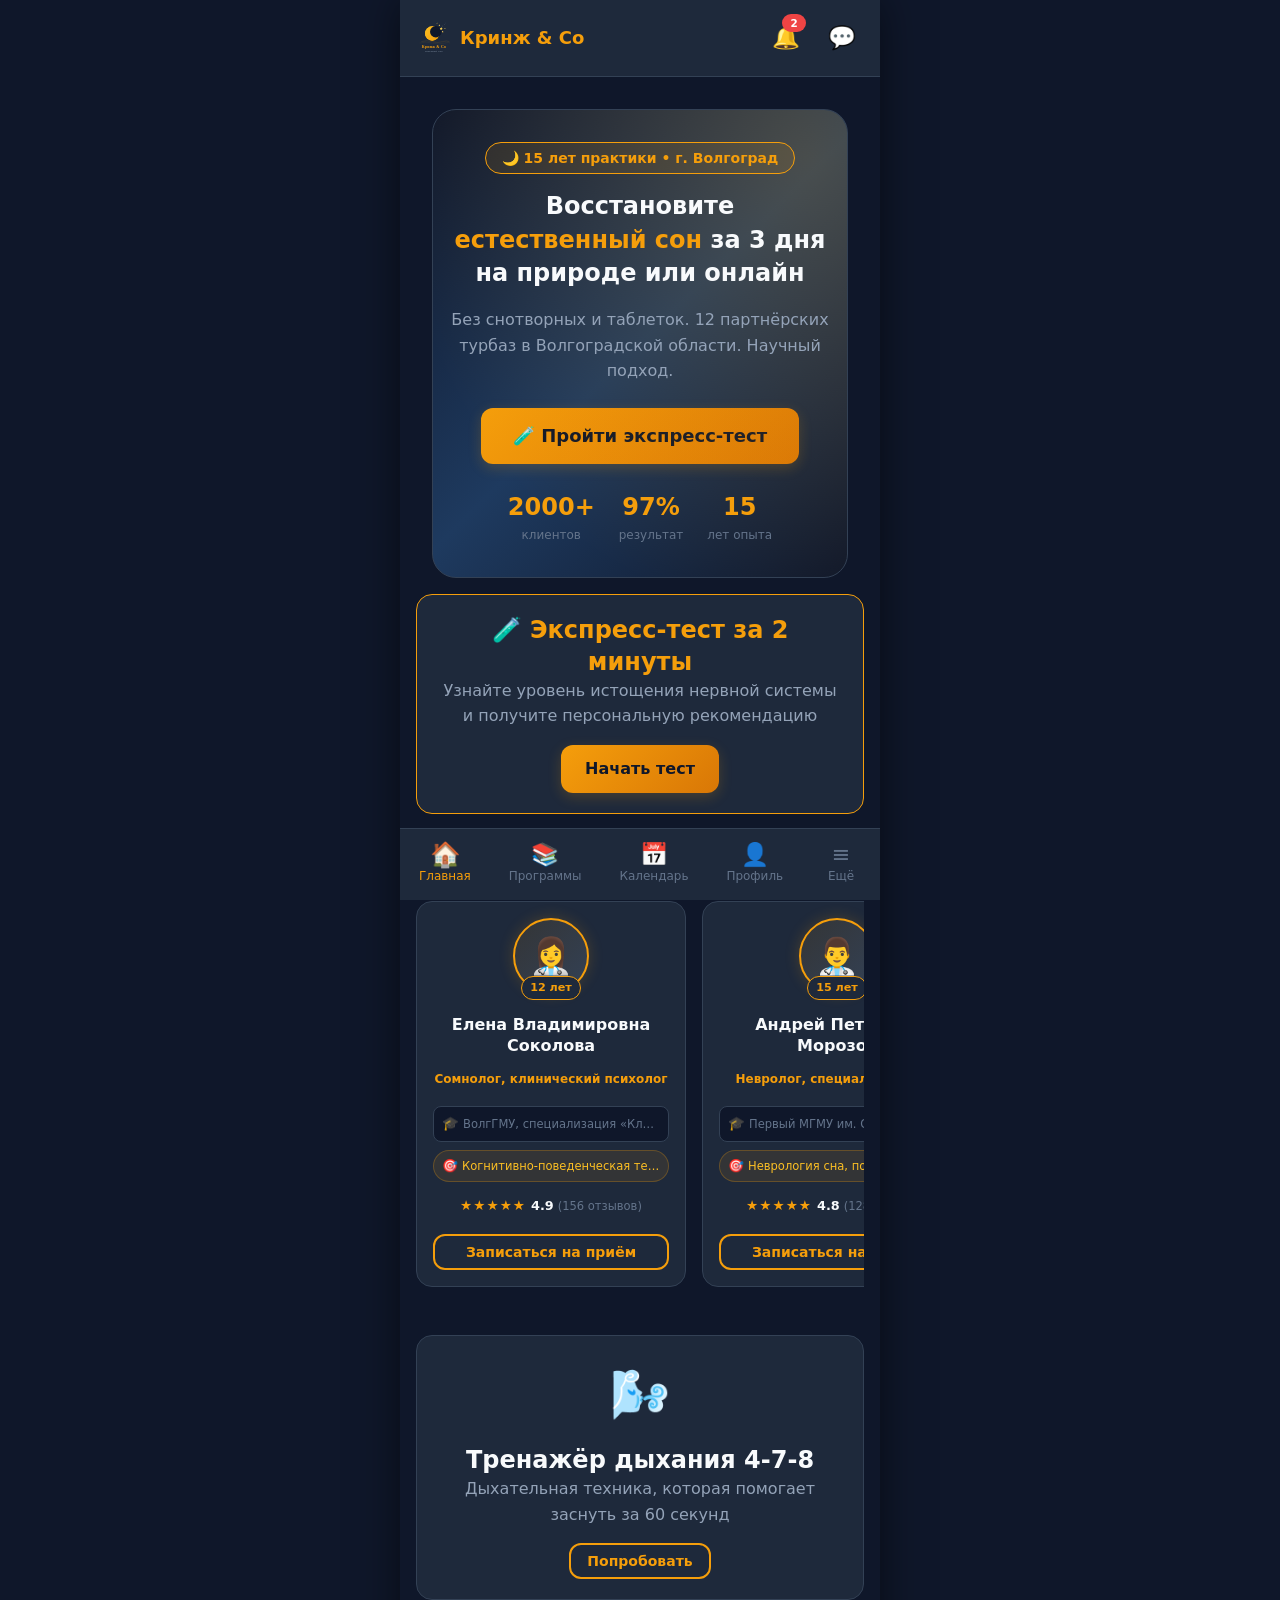
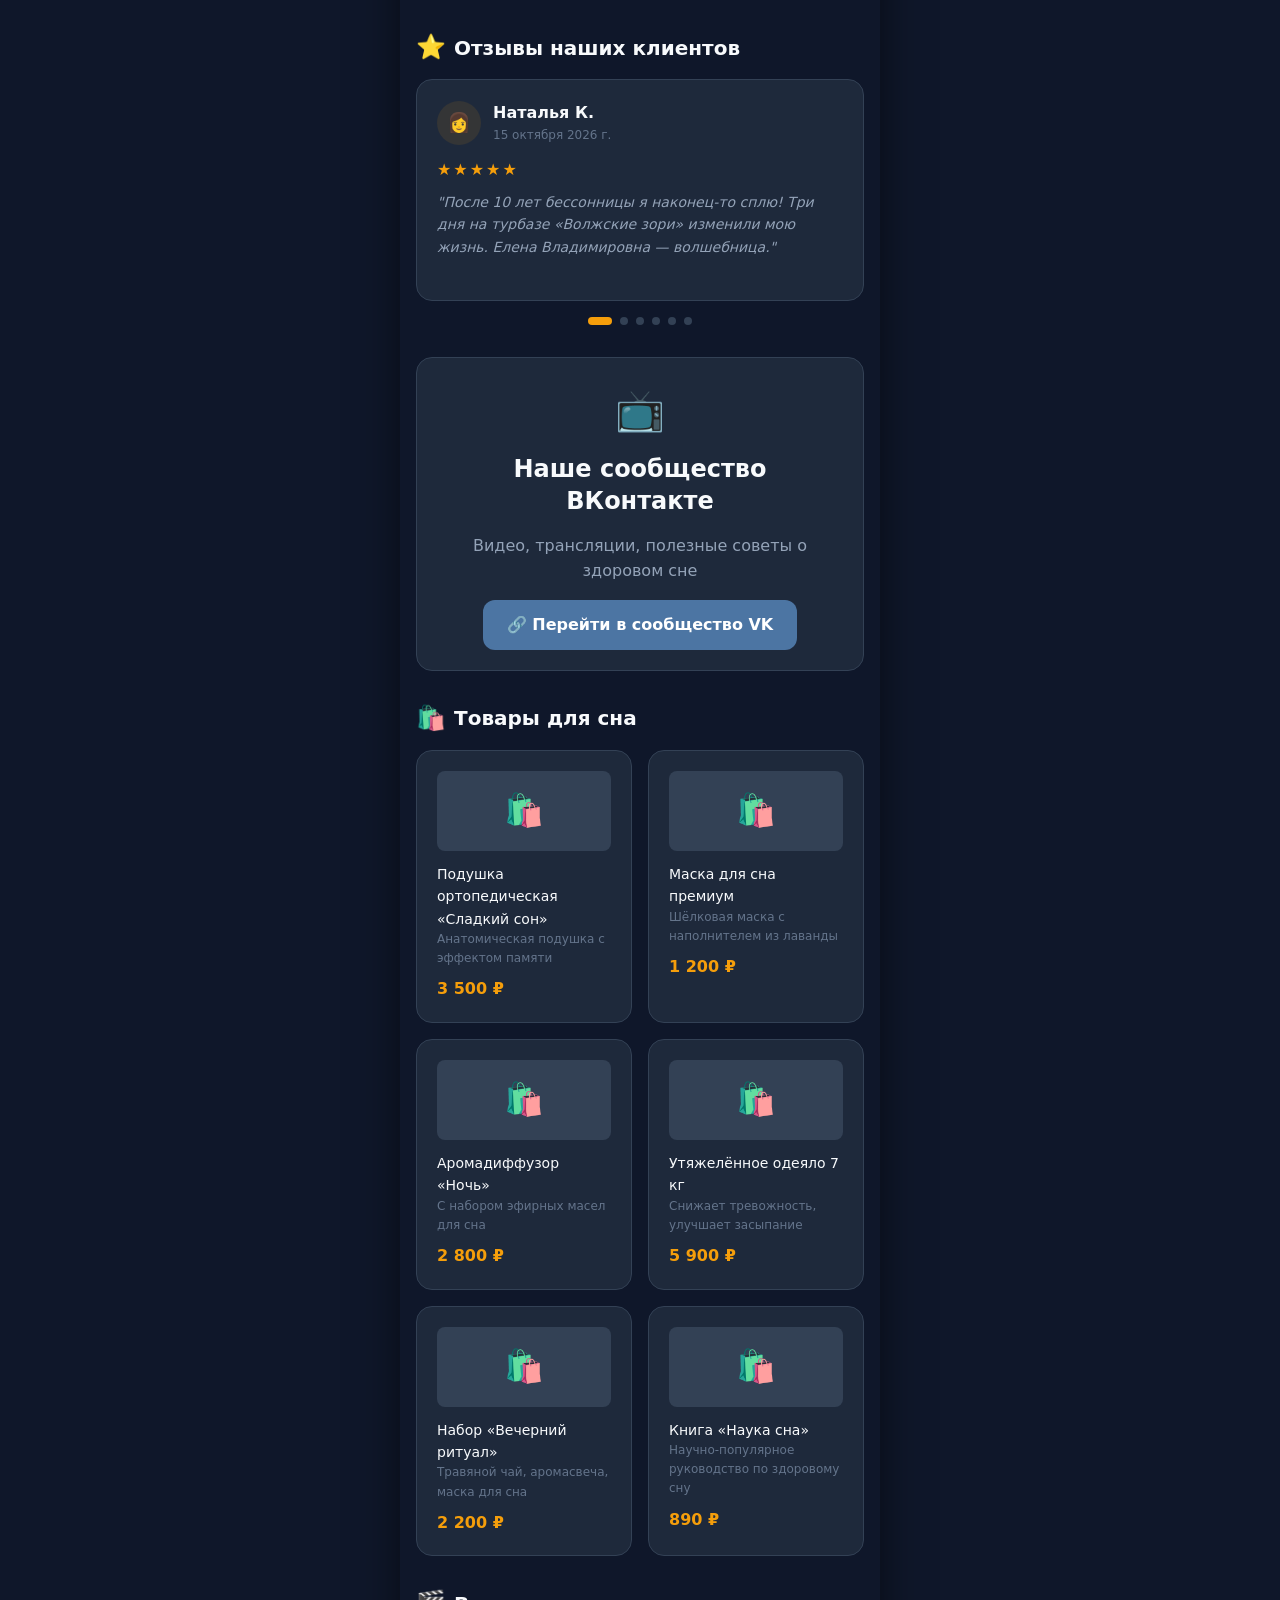
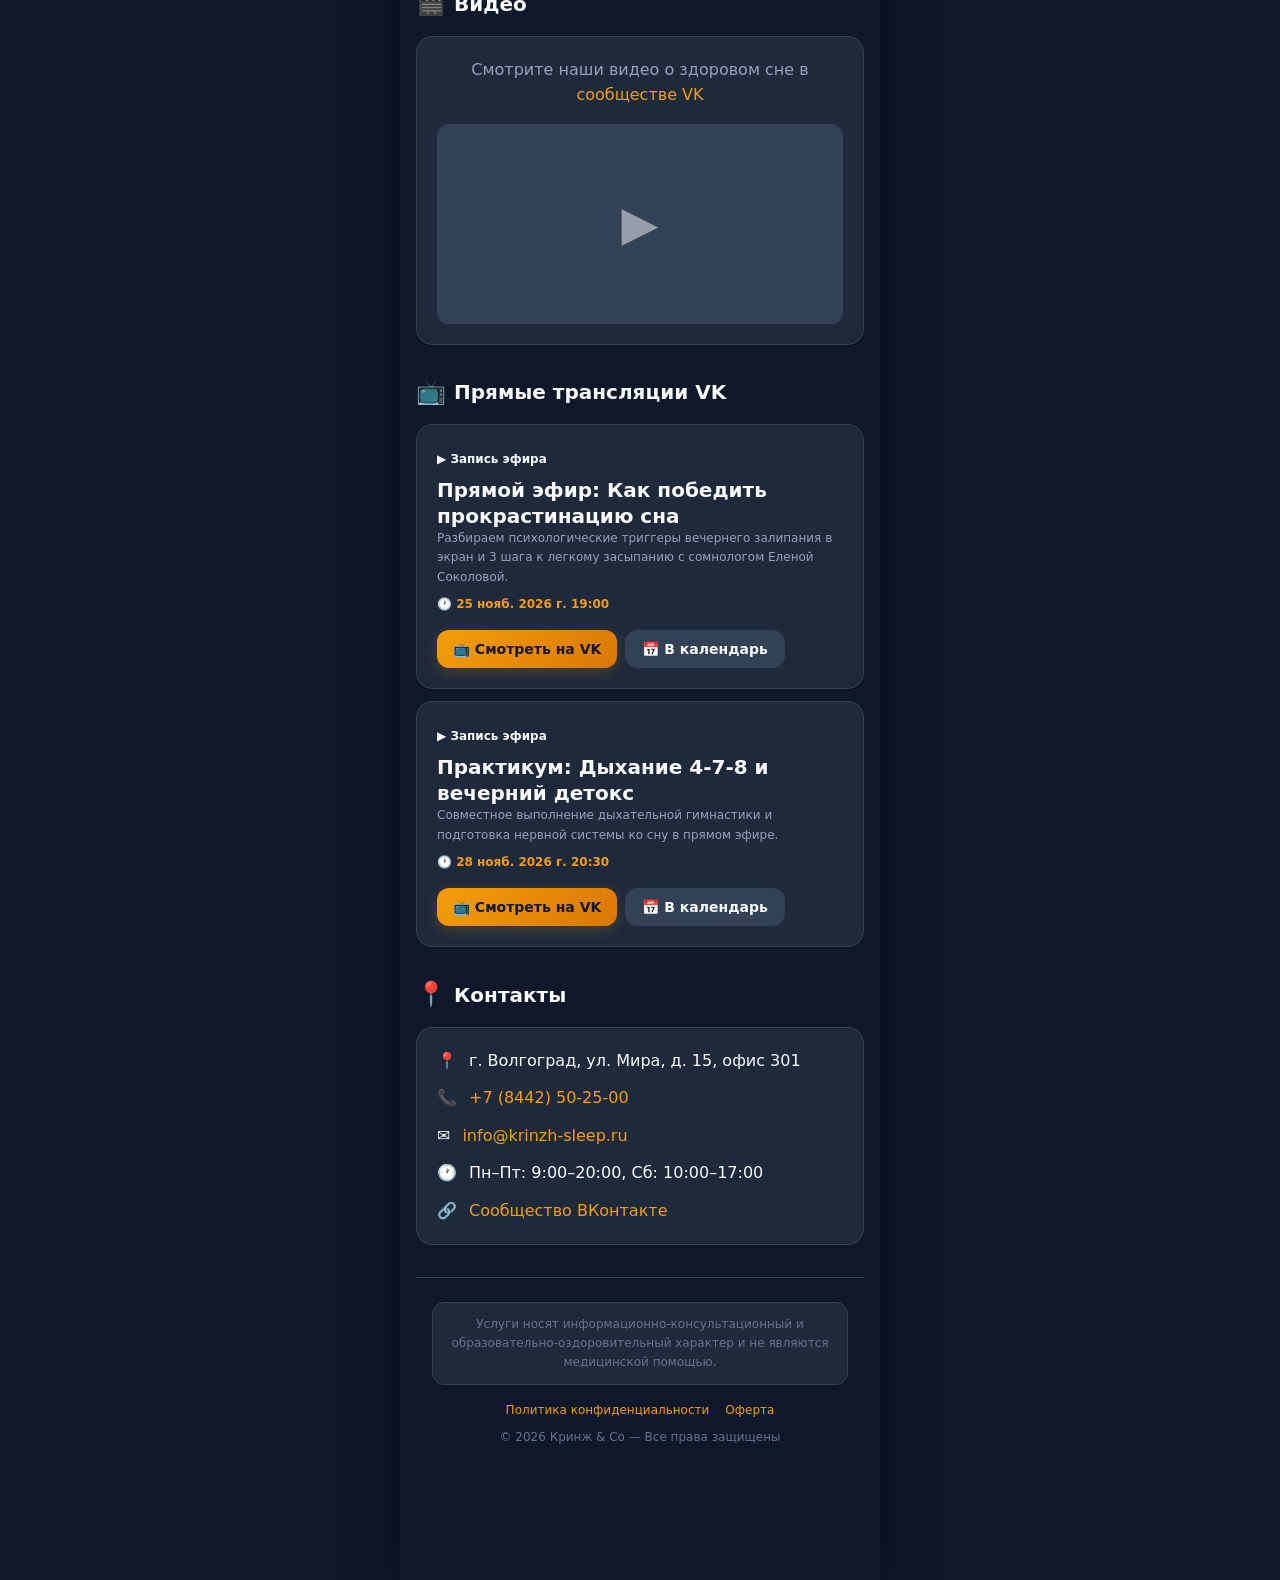
<file: index.html>
<!DOCTYPE html>
<html lang="ru" data-theme="dark">
<head>
  <meta charset="UTF-8">
  <meta name="viewport" content="width=device-width, initial-scale=1.0, maximum-scale=5.0, user-scalable=yes">
  <meta name="theme-color" content="#0F172A">
  <meta name="apple-mobile-web-app-capable" content="yes">
  <meta name="apple-mobile-web-app-status-bar-style" content="black-translucent">
  <meta name="description" content="Кринж & Co — Восстановление здорового сна за 3 дня без снотворных. 15 лет практики, Волгоград.">
  <title>Кринж & Co — Здоровый сон</title>
  <link rel="manifest" href="./manifest.json">
  <link rel="icon" href="./assets/logo.svg" type="image/svg+xml">
  <link rel="apple-touch-icon" href="./icons/icon-192.png">
  <link rel="stylesheet" href="./css/styles.css">
</head>
<body>
  <div class="app-container" id="app">

    <!-- Top Header -->
    <header class="top-header">
      <div class="logo">
        <img src="assets/logo.svg" alt="Кринж & Co" width="36" height="36">
        <span class="logo-text">Кринж & Co</span>
      </div>
      <div class="header-actions">
        <div class="notification-bell" onclick="navigateTo('notifications')" aria-label="Уведомления">
          🔔
          <span class="badge" id="notif-badge" style="display:none">0</span>
        </div>
        <div class="notification-bell" onclick="navigateTo('chat')" aria-label="Чат">💬</div>
      </div>
    </header>

    <!-- ===== SCREEN: HOME ===== -->
    <div class="screen active" id="screen-home" data-screen="home">
      <!-- Hero -->
      <div class="hero">
        <span class="hero-badge">🌙 15 лет практики • г. Волгоград</span>
        <h1>Восстановите <span class="highlight">естественный сон</span> за 3 дня на природе или онлайн</h1>
        <p>Без снотворных и таблеток. 12 партнёрских турбаз в Волгоградской области. Научный подход.</p>
        <button class="btn btn-primary btn-lg" onclick="navigateTo('test')">🧪 Пройти экспресс-тест</button>
        <div class="hero-stats">
          <div class="hero-stat"><div class="stat-value">2000+</div><div class="stat-label">клиентов</div></div>
          <div class="hero-stat"><div class="stat-value">97%</div><div class="stat-label">результат</div></div>
          <div class="hero-stat"><div class="stat-value">15</div><div class="stat-label">лет опыта</div></div>
        </div>
      </div>

      <!-- Express Test CTA -->
      <div class="section">
        <div class="card" style="text-align:center; border-color:var(--amber)">
          <h3 style="color:var(--amber)">🧪 Экспресс-тест за 2 минуты</h3>
          <p>Узнайте уровень истощения нервной системы и получите персональную рекомендацию</p>
          <button class="btn btn-primary" onclick="navigateTo('test')">Начать тест</button>
        </div>
      </div>

      <!-- Specialist Cards -->
      <div class="section" id="section-specialists">
        <h2 class="section-title"><span class="icon">👩‍⚕️</span> Наши специалисты</h2>
        <div class="specialists-scroll-container" id="home-specialists"></div>
      </div>

      <!-- Breathing Preview -->
      <div class="section">
        <div class="card" style="text-align:center;cursor:pointer" onclick="navigateTo('breathing')">
          <div style="font-size:3rem;margin-bottom:var(--space-3)">🌬️</div>
          <h3>Тренажёр дыхания 4-7-8</h3>
          <p>Дыхательная техника, которая помогает заснуть за 60 секунд</p>
          <button class="btn btn-outline btn-sm">Попробовать</button>
        </div>
      </div>

      <!-- Reviews -->
      <div class="section">
        <h2 class="section-title"><span class="icon">⭐</span> Отзывы наших клиентов</h2>
        <div class="reviews-carousel" id="reviews-carousel">
          <div class="reviews-track" id="reviews-track"></div>
          <div class="carousel-dots" id="carousel-dots"></div>
        </div>
      </div>

      <!-- VK Section -->
      <div class="section">
        <div class="vk-section">
          <div class="vk-icon">📺</div>
          <h3 class="mb-4">Наше сообщество ВКонтакте</h3>
          <p>Видео, трансляции, полезные советы о здоровом сне</p>
          <a href="https://vk.ru/club241842043" target="_blank" rel="noopener" class="vk-link-btn">🔗 Перейти в сообщество VK</a>
        </div>
      </div>

      <!-- VK Products -->
      <div class="section">
        <h2 class="section-title"><span class="icon">🛍️</span> Товары для сна</h2>
        <div class="grid grid-2" id="vk-products"></div>
      </div>

      <!-- VK Videos placeholder -->
      <div class="section">
        <h2 class="section-title"><span class="icon">🎬</span> Видео</h2>
        <div class="card">
          <p class="text-center">Смотрите наши видео о здоровом сне в <a href="https://vk.ru/club241842043" target="_blank">сообществе VK</a></p>
          <div style="background:var(--bg-tertiary);border-radius:var(--radius-lg);height:200px;display:flex;align-items:center;justify-content:center;margin-top:var(--space-3)">
            <span style="font-size:3rem;opacity:0.5">▶️</span>
          </div>
        </div>
      </div>

      <!-- Streams -->
      <div class="section" id="section-streams">
        <h2 class="section-title"><span class="icon">📺</span> Прямые трансляции VK</h2>
        <div id="home-streams">
          <div class="empty-state"><div class="empty-icon">📡</div><p>Пока нет запланированных трансляций</p></div>
        </div>
      </div>

      <!-- Contacts -->
      <div class="section" id="section-contacts">
        <h2 class="section-title"><span class="icon">📍</span> Контакты</h2>
        <div class="card">
          <div style="display:flex;flex-direction:column;gap:var(--space-3)">
            <div class="flex items-center gap-3"><span>📍</span><span id="contact-address"></span></div>
            <div class="flex items-center gap-3"><span>📞</span><a id="contact-phone" href="#"></a></div>
            <div class="flex items-center gap-3"><span>✉️</span><a id="contact-email" href="#"></a></div>
            <div class="flex items-center gap-3"><span>🕐</span><span id="contact-hours"></span></div>
            <div class="flex items-center gap-3"><span>🔗</span><a href="https://vk.ru/club241842043" target="_blank">Сообщество ВКонтакте</a></div>
          </div>
        </div>
      </div>

      <!-- Footer -->
      <footer class="app-footer">
        <div class="legal-notice" id="legal-notice"></div>
        <div class="footer-links">
          <a href="#" onclick="return false">Политика конфиденциальности</a>
          <a href="#" onclick="return false">Оферта</a>
        </div>
        <div class="copyright">© 2026 Кринж & Co — Все права защищены</div>
      </footer>
    </div>

    <!-- ===== SCREEN: EXPRESS TEST ===== -->
    <div class="screen" id="screen-test" data-screen="test">
      <h2 class="section-title mb-4"><span class="icon">🧪</span> Экспресс-тест</h2>
      <p class="text-muted mb-4">Узнайте уровень истощения нервной системы — 5 вопросов, 2 минуты</p>
      <div class="test-container">
        <div class="test-progress" id="test-progress"></div>
        <div id="test-content"></div>
      </div>
    </div>

    <!-- ===== SCREEN: BREATHING TRAINER ===== -->
    <div class="screen" id="screen-breathing" data-screen="breathing">
      <h2 class="section-title mb-4"><span class="icon">🌬️</span> Тренажёр дыхания 4-7-8</h2>
      <p class="text-muted text-center mb-4">Эта техника активирует парасимпатическую нервную систему и помогает заснуть за 60 секунд</p>
      <div class="breathing-container">
        <div class="breathing-circle-wrapper">
          <div class="breathing-ring"></div>
          <div class="breathing-circle" id="breathing-circle">
            <span id="breathing-countdown" style="font-size:2rem;font-weight:700;color:#0F172A"></span>
          </div>
        </div>
        <div class="breathing-phase" id="breathing-phase">Нажмите «Старт»</div>
        <div class="breathing-timer" id="breathing-timer"></div>
        <div class="breathing-cycle" id="breathing-cycle">Цикл: 0 / 4</div>
        <div class="breathing-controls">
          <button class="btn btn-primary" id="breathing-start" onclick="toggleBreathing()">▶ Старт</button>
          <button class="btn btn-secondary" onclick="resetBreathing()">↻ Сброс</button>
        </div>
        <div class="card mt-6" style="text-align:left">
          <h4 class="mb-2">Как выполнять:</h4>
          <ol style="color:var(--text-secondary);font-size:var(--font-sm);padding-left:1.2rem">
            <li style="margin-bottom:var(--space-2)">Сядьте или лягте удобно, расслабьте плечи</li>
            <li style="margin-bottom:var(--space-2)"><strong>Вдох через нос — 4 секунды</strong></li>
            <li style="margin-bottom:var(--space-2)"><strong>Задержка дыхания — 7 секунд</strong></li>
            <li style="margin-bottom:var(--space-2)"><strong>Медленный выдох через рот — 8 секунд</strong></li>
            <li>Повторите 4 цикла</li>
          </ol>
        </div>
      </div>
    </div>

    <!-- ===== SCREEN: SLEEP DIARY ===== -->
    <div class="screen" id="screen-diary" data-screen="diary">
      <h2 class="section-title mb-4"><span class="icon">📓</span> Дневник гигиены сна</h2>
      <div class="flex items-center justify-between mb-4">
        <button class="btn btn-secondary btn-sm" id="diary-prev" onclick="changeDiaryDay(-1)">← Вчера</button>
        <span class="font-bold" id="diary-date"></span>
        <button class="btn btn-secondary btn-sm" id="diary-next" onclick="changeDiaryDay(1)">Завтра →</button>
      </div>
      <div id="diary-streak" class="mb-4" style="text-align:center"></div>
      <div id="diary-progress" class="mb-4">
        <div class="flex justify-between mb-2"><span class="text-sm text-muted">Выполнено</span><span class="text-sm font-bold" id="diary-percent">0%</span></div>
        <div class="progress-bar"><div class="progress-fill" id="diary-fill" style="width:0%"></div></div>
      </div>
      <div id="diary-checklist"></div>
      <div class="section mt-6">
        <h3 class="section-title"><span class="icon">📊</span> Прогресс за неделю</h3>
        <div class="weekly-chart" id="diary-chart"></div>
      </div>
    </div>

    <!-- ===== SCREEN: CATALOG ===== -->
    <div class="screen" id="screen-catalog" data-screen="catalog">
      <h2 class="section-title mb-4"><span class="icon">📚</span> Наши программы</h2>
      <p class="text-muted mb-6">Выберите программу восстановления сна. Все доступны в рассрочку 0%.</p>
      <div id="catalog-list" style="display:flex;flex-direction:column;gap:var(--space-5)"></div>
    </div>

    <!-- ===== SCREEN: BOOKING ===== -->
    <div class="screen" id="screen-booking" data-screen="booking">
      <h2 class="section-title mb-4"><span class="icon">📝</span> Запись на программу</h2>
      <div class="booking-steps" id="booking-steps"></div>
      <div id="booking-content"></div>
    </div>

    <!-- ===== SCREEN: CALENDAR ===== -->
    <div class="screen" id="screen-calendar" data-screen="calendar">
      <h2 class="section-title mb-4"><span class="icon">📅</span> Мой календарь</h2>
      <div class="calendar-wrapper" id="client-calendar"></div>
      <div class="section mt-6">
        <h3 class="section-title"><span class="icon">📋</span> Мои записи</h3>
        <div id="my-bookings-list"></div>
      </div>
    </div>

    <!-- ===== SCREEN: PAYMENT ===== -->
    <div class="screen" id="screen-payment" data-screen="payment">
      <h2 class="section-title mb-4"><span class="icon">💳</span> Оплата</h2>
      <div id="payment-content"></div>
    </div>

    <!-- ===== SCREEN: PROFILE ===== -->
    <div class="screen" id="screen-profile" data-screen="profile">
      <h2 class="section-title mb-4"><span class="icon">👤</span> Профиль</h2>
      <!-- User Info -->
      <div class="card mb-4">
        <h4 class="mb-4">Личные данные</h4>
        <div class="form-group">
          <label class="form-label">Имя</label>
          <input type="text" class="form-input" id="profile-name" placeholder="Ваше имя">
        </div>
        <div class="form-group">
          <label class="form-label">Телефон</label>
          <input type="tel" class="form-input" id="profile-phone" placeholder="+7 (___) ___-__-__">
        </div>
        <button class="btn btn-primary btn-sm" onclick="saveProfile()">Сохранить</button>
      </div>
      <!-- Settings -->
      <div class="card mb-4">
        <h4 class="mb-4">⚙️ Настройки</h4>
        <div class="form-group">
          <label class="form-label">Размер шрифта</label>
          <div class="flex gap-2">
            <button class="btn btn-sm" onclick="setFontScale(1)" id="font-1">Aa</button>
            <button class="btn btn-sm" onclick="setFontScale(1.2)" id="font-1.2" style="font-size:1.1rem">Aa</button>
            <button class="btn btn-sm" onclick="setFontScale(1.4)" id="font-1.4" style="font-size:1.3rem">Aa</button>
          </div>
        </div>
        <div class="form-group">
          <label class="form-label">Тема оформления</label>
          <button class="btn btn-secondary btn-sm btn-block" onclick="toggleTheme()" id="theme-toggle-btn">🌓 Переключить тему</button>
        </div>
        <div class="form-group">
          <label class="form-label">Push-уведомления</label>
          <button class="btn btn-secondary btn-sm btn-block" onclick="requestNotificationPermission()" id="notif-toggle-btn">🔔 Включить уведомления</button>
        </div>
      </div>
      <!-- My Bookings -->
      <div class="card mb-4">
        <h4 class="mb-4">📋 Мои записи</h4>
        <div id="profile-bookings"></div>
      </div>
      <!-- Test Results -->
      <div class="card mb-4">
        <h4 class="mb-4">🧪 Результаты тестов</h4>
        <div id="profile-tests"></div>
      </div>
      <!-- Payment History -->
      <div class="card mb-4">
        <h4 class="mb-4">💰 История оплат</h4>
        <div id="profile-payments"></div>
      </div>
      <!-- Admin Link -->
      <div class="card" style="text-align:center;border-color:var(--amber)">
        <p class="text-sm text-muted mb-2">Вы специалист или администратор?</p>
        <a href="admin.html" class="btn btn-outline btn-sm">Перейти в панель управления →</a>
      </div>
    </div>

    <!-- ===== SCREEN: CHAT ===== -->
    <div class="screen" id="screen-chat" data-screen="chat">
      <h2 class="section-title mb-4"><span class="icon">💬</span> Чат поддержки</h2>
      <div class="chat-container" id="chat-container">
        <div class="chat-header">
          <div class="online-dot"></div>
          <div><strong>Поддержка Кринж & Co</strong><div class="text-xs text-muted">Обычно отвечаем за 15 мин</div></div>
        </div>
        <div class="chat-messages" id="chat-messages"></div>
        <div class="chat-input-area">
          <input type="text" id="chat-input" placeholder="Напишите сообщение..." onkeypress="if(event.key==='Enter')sendChatMessage()">
          <button class="chat-send-btn" onclick="sendChatMessage()">➤</button>
        </div>
      </div>
    </div>

    <!-- ===== SCREEN: NOTIFICATIONS ===== -->
    <div class="screen" id="screen-notifications" data-screen="notifications">
      <h2 class="section-title mb-4"><span class="icon">🔔</span> Уведомления</h2>
      <div id="notifications-list"></div>
    </div>

    <!-- ===== SCREEN: FEEDBACK ===== -->
    <div class="screen" id="screen-feedback" data-screen="feedback">
      <h2 class="section-title mb-4"><span class="icon">📝</span> Обратная связь</h2>
      <div class="card">
        <h4 class="mb-4">Оцените вашу сессию</h4>
        <div class="form-group">
          <label class="form-label">Выберите сессию</label>
          <select class="form-select" id="feedback-session"></select>
        </div>
        <div class="form-group text-center">
          <label class="form-label">Ваша оценка</label>
          <div class="star-input" id="feedback-stars">
            <span class="star-btn" data-rating="1" onclick="setFeedbackRating(1)">☆</span>
            <span class="star-btn" data-rating="2" onclick="setFeedbackRating(2)">☆</span>
            <span class="star-btn" data-rating="3" onclick="setFeedbackRating(3)">☆</span>
            <span class="star-btn" data-rating="4" onclick="setFeedbackRating(4)">☆</span>
            <span class="star-btn" data-rating="5" onclick="setFeedbackRating(5)">☆</span>
          </div>
        </div>
        <div class="form-group">
          <label class="form-label">Ваши впечатления</label>
          <textarea class="form-textarea" id="feedback-text" placeholder="Расскажите о вашем опыте..."></textarea>
        </div>
        <div class="checkbox-group mb-4">
          <input type="checkbox" id="feedback-anon">
          <label for="feedback-anon">Оставить отзыв анонимно</label>
        </div>
        <button class="btn btn-primary btn-block" onclick="submitFeedbackForm()">Отправить отзыв</button>
      </div>
    </div>

    <!-- ===== SCREEN: STREAMS ===== -->
    <div class="screen" id="screen-streams" data-screen="streams">
      <h2 class="section-title mb-4"><span class="icon">📺</span> VK Трансляции</h2>
      <div id="streams-list"></div>
    </div>

    <!-- ===== SCREEN: CONTACTS ===== -->
    <div class="screen" id="screen-contacts" data-screen="contacts">
      <h2 class="section-title mb-4"><span class="icon">📍</span> Контакты</h2>
      <div class="card mb-4">
        <div style="display:flex;flex-direction:column;gap:var(--space-4)">
          <div class="flex items-center gap-3"><span style="font-size:1.3rem">📍</span><div><div class="text-sm text-muted">Адрес</div><div class="font-medium" id="contacts-address"></div></div></div>
          <div class="flex items-center gap-3"><span style="font-size:1.3rem">📞</span><div><div class="text-sm text-muted">Телефон</div><a class="font-medium" id="contacts-phone" href="#"></a></div></div>
          <div class="flex items-center gap-3"><span style="font-size:1.3rem">✉️</span><div><div class="text-sm text-muted">Email</div><a class="font-medium" id="contacts-email" href="#"></a></div></div>
          <div class="flex items-center gap-3"><span style="font-size:1.3rem">🕐</span><div><div class="text-sm text-muted">Часы работы</div><div class="font-medium" id="contacts-hours"></div></div></div>
        </div>
      </div>
      <div class="vk-section">
        <div class="vk-icon">📱</div>
        <h4 class="mb-2">ВКонтакте</h4>
        <a href="https://vk.ru/club241842043" target="_blank" class="vk-link-btn">🔗 Наше сообщество VK</a>
      </div>
      <div class="card mt-4" style="background:var(--bg-tertiary);height:200px;display:flex;align-items:center;justify-content:center;border-radius:var(--radius-xl)">
        <span class="text-muted">🗺️ Карта (Волгоград, ул. Мира, 15)</span>
      </div>
    </div>

    <!-- Bottom Navigation -->
    <nav class="bottom-nav" id="bottom-nav">
      <a class="nav-item active" onclick="navigateTo('home')" data-nav="home">
        <span class="nav-icon">🏠</span><span>Главная</span>
      </a>
      <a class="nav-item" onclick="navigateTo('catalog')" data-nav="catalog">
        <span class="nav-icon">📚</span><span>Программы</span>
      </a>
      <a class="nav-item" onclick="navigateTo('calendar')" data-nav="calendar">
        <span class="nav-icon">📅</span><span>Календарь</span>
      </a>
      <a class="nav-item" onclick="navigateTo('profile')" data-nav="profile">
        <span class="nav-icon">👤</span><span>Профиль</span>
      </a>
      <a class="nav-item" onclick="navigateTo('more')" data-nav="more">
        <span class="nav-icon">≡</span><span>Ещё</span>
      </a>
    </nav>

    <!-- More Menu (overlay) -->
    <div class="modal-overlay" id="more-menu">
      <div class="modal" style="max-width:320px">
        <div class="modal-header"><h3>Меню</h3><span class="modal-close" onclick="closeMoreMenu()">✕</span></div>
        <div style="display:flex;flex-direction:column;gap:var(--space-2)">
          <button class="btn btn-secondary btn-block" onclick="navigateTo('test');closeMoreMenu()">🧪 Экспресс-тест</button>
          <button class="btn btn-secondary btn-block" onclick="navigateTo('breathing');closeMoreMenu()">🌬️ Тренажёр дыхания</button>
          <button class="btn btn-secondary btn-block" onclick="navigateTo('diary');closeMoreMenu()">📓 Дневник сна</button>
          <button class="btn btn-secondary btn-block" onclick="navigateTo('booking');closeMoreMenu()">📝 Запись</button>
          <button class="btn btn-secondary btn-block" onclick="navigateTo('feedback');closeMoreMenu()">📝 Обратная связь</button>
          <button class="btn btn-secondary btn-block" onclick="navigateTo('streams');closeMoreMenu()">📺 Трансляции</button>
          <button class="btn btn-secondary btn-block" onclick="navigateTo('contacts');closeMoreMenu()">📍 Контакты</button>
          <button class="btn btn-secondary btn-block" onclick="navigateTo('chat');closeMoreMenu()">💬 Чат поддержки</button>
        </div>
      </div>
    </div>

    <!-- Confirm Modal -->
    <div class="modal-overlay" id="confirm-modal">
      <div class="modal">
        <div class="modal-header"><h3 id="confirm-title">Подтверждение</h3><span class="modal-close" onclick="closeModal('confirm-modal')">✕</span></div>
        <p id="confirm-text"></p>
        <div class="flex gap-3 mt-4">
          <button class="btn btn-secondary" onclick="closeModal('confirm-modal')">Отмена</button>
          <button class="btn btn-primary" id="confirm-action">Подтвердить</button>
        </div>
      </div>
    </div>

  </div>

  <script src="./js/shared.js"></script>
  <script src="./js/app.js"></script>
  <script>
    if ('serviceWorker' in navigator) {
      window.addEventListener('load', () => {
        navigator.serviceWorker.register('./sw.js')
          .then((reg) => console.log('PWA Service Worker registered:', reg.scope))
          .catch((err) => console.warn('PWA Service Worker registration failed:', err));
      });
    }
  </script>
</body>
</html>
</file>
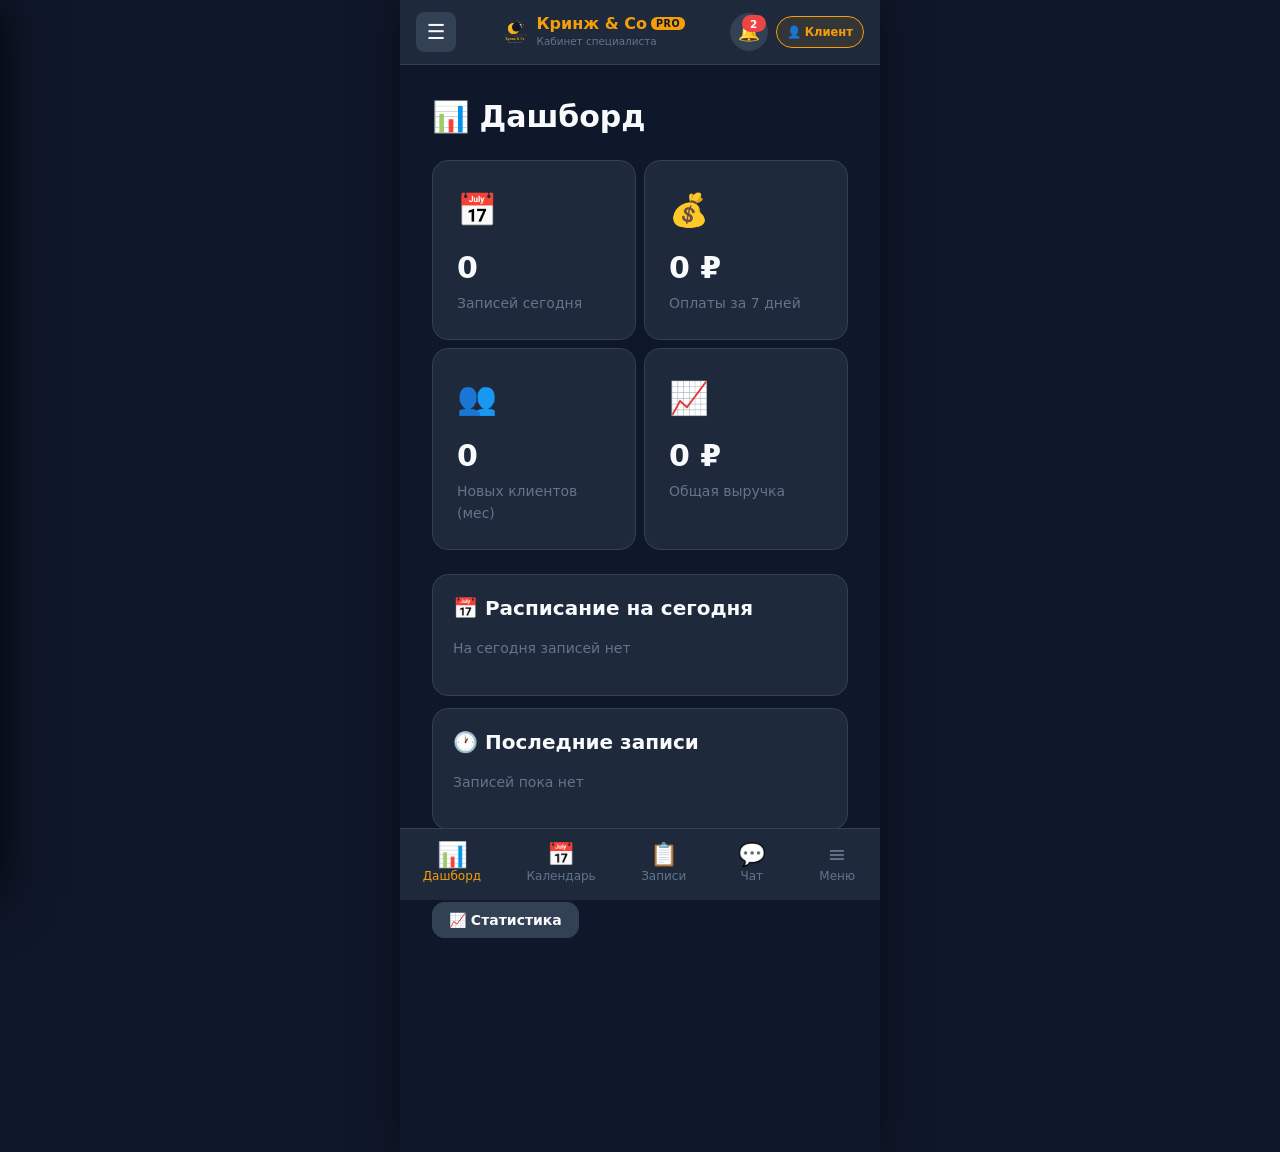
<file: admin.html>
<!DOCTYPE html>
<html lang="ru" data-theme="dark">
<head>
  <meta charset="UTF-8">
  <meta name="viewport" content="width=device-width, initial-scale=1.0, maximum-scale=5.0, viewport-fit=cover">
  <meta name="theme-color" content="#0F172A">
  <meta name="apple-mobile-web-app-capable" content="yes">
  <meta name="apple-mobile-web-app-status-bar-style" content="black-translucent">
  <meta name="apple-mobile-web-app-title" content="Кринж PRO">
  <meta name="mobile-web-app-capable" content="yes">
  <title>Кринж & Co — Кабинет специалиста</title>
  <link rel="manifest" href="./manifest.json">
  <link rel="icon" href="./assets/logo.svg" type="image/svg+xml">
  <link rel="apple-touch-icon" href="./icons/icon-192.png">
  <link rel="stylesheet" href="./css/styles.css">
</head>
<body>
  <div class="app-container admin-app-container" id="admin-app">

    <!-- Mobile App Header -->
    <header class="admin-mobile-header" id="mobile-header">
      <button class="hamburger-btn" onclick="toggleSidebar()" aria-label="Меню">
        <span>☰</span>
      </button>
      <div class="admin-header-brand" onclick="adminNav('dashboard')">
        <img src="assets/logo.svg" alt="Logo" width="28" height="28">
        <div>
          <div class="admin-brand-title">Кринж & Co <span class="admin-role-badge">PRO</span></div>
          <div class="admin-brand-subtitle">Кабинет специалиста</div>
        </div>
      </div>
      <div class="admin-header-actions">
        <button class="icon-btn" onclick="adminNav('notifications')" aria-label="Уведомления">
          🔔<span class="badge" id="admin-notif-badge" style="display:none">0</span>
        </button>
        <a href="index.html" class="client-switch-pill" title="В приложение клиента">
          👤 Клиент
        </a>
      </div>
    </header>

    <!-- Sidebar / Mobile Drawer -->
    <aside class="sidebar" id="sidebar">
      <div class="sidebar-header">
        <img src="assets/logo.svg" alt="Logo" width="40" height="40">
        <div style="flex:1">
          <div class="sidebar-title">Кринж & Co <span class="admin-role-badge">PRO</span></div>
          <div class="sidebar-subtitle">Кабинет специалиста</div>
        </div>
        <button class="drawer-close-btn" onclick="toggleSidebar()" aria-label="Закрыть">✕</button>
      </div>

      <div class="sidebar-user-card">
        <div class="user-avatar-small">👩‍⚕️</div>
        <div>
          <div class="font-bold text-sm">Елена Соколова</div>
          <div class="text-xs text-green">● Онлайн в системе</div>
        </div>
      </div>

      <nav class="sidebar-nav">
        <a class="nav-link active" onclick="adminNav('dashboard')" data-nav="dashboard"><span class="nav-icon">📊</span>Дашборд</a>
        <a class="nav-link" onclick="adminNav('calendar')" data-nav="calendar"><span class="nav-icon">📅</span>Календарь</a>
        <a class="nav-link" onclick="adminNav('bookings')" data-nav="bookings"><span class="nav-icon">📋</span>Записи</a>
        <a class="nav-link" onclick="adminNav('clients')" data-nav="clients"><span class="nav-icon">👥</span>Клиенты</a>
        <a class="nav-link" onclick="adminNav('payments')" data-nav="payments"><span class="nav-icon">💰</span>Оплаты</a>
        <a class="nav-link" onclick="adminNav('courses')" data-nav="courses"><span class="nav-icon">📚</span>Курсы</a>
        <a class="nav-link" onclick="adminNav('notifications')" data-nav="notifications"><span class="nav-icon">📢</span>Уведомления</a>
        <a class="nav-link" onclick="adminNav('streams')" data-nav="streams"><span class="nav-icon">📺</span>Трансляции</a>
        <a class="nav-link" onclick="adminNav('admin-chat')" data-nav="admin-chat"><span class="nav-icon">💬</span>Чат поддержки</a>
        <a class="nav-link" onclick="adminNav('statistics')" data-nav="statistics"><span class="nav-icon">📈</span>Статистика</a>
        <a class="nav-link" onclick="adminNav('settings')" data-nav="settings"><span class="nav-icon">⚙️</span>Настройки</a>
      </nav>
      <div style="padding:var(--space-4);border-top:1px solid var(--border)">
        <a href="index.html" class="btn btn-secondary btn-sm btn-block">👤 Перейти в приложение клиента</a>
      </div>
    </aside>

    <!-- Main Content -->
    <main class="admin-main" id="admin-main">

      <!-- ===== DASHBOARD ===== -->
      <div class="screen active" id="admin-dashboard">
        <h2 class="mb-6">📊 Дашборд</h2>
        <div class="grid grid-4 mb-6" id="dash-stats"></div>
        <div class="grid grid-2 mb-6">
          <div class="card"><h4 class="mb-4">📅 Расписание на сегодня</h4><div id="dash-today"></div></div>
          <div class="card"><h4 class="mb-4">🕐 Последние записи</h4><div id="dash-recent"></div></div>
        </div>
        <div class="flex gap-3 flex-wrap">
          <button class="btn btn-primary btn-sm" onclick="adminNav('courses')">➕ Новый курс</button>
          <button class="btn btn-secondary btn-sm" onclick="adminNav('notifications')">📢 Уведомление</button>
          <button class="btn btn-secondary btn-sm" onclick="adminNav('statistics')">📈 Статистика</button>
        </div>
      </div>

      <!-- ===== CALENDAR ===== -->
      <div class="screen" id="admin-calendar">
        <h2 class="mb-4">📅 Календарь специалиста</h2>
        <div class="flex gap-3 mb-4 flex-wrap">
          <select class="form-select" id="cal-specialist-filter" onchange="renderAdminCalendar()" style="max-width:250px">
            <option value="">Все специалисты</option>
          </select>
          <div class="flex gap-2">
            <button class="btn btn-sm" id="cal-view-month" onclick="setCalView('month')">Месяц</button>
            <button class="btn btn-sm" id="cal-view-week" onclick="setCalView('week')">Неделя</button>
            <button class="btn btn-sm" id="cal-view-day" onclick="setCalView('day')">День</button>
          </div>
        </div>
        <div class="calendar-wrapper mb-4" id="admin-cal-grid"></div>
        <div class="card" id="admin-cal-day-detail" style="display:none">
          <h4 class="mb-3" id="admin-cal-day-title"></h4>
          <div id="admin-cal-day-bookings"></div>
          <button class="btn btn-secondary btn-sm mt-3" onclick="blockTimeSlotPrompt()">🔒 Заблокировать время</button>
        </div>
      </div>

      <!-- ===== CLIENTS ===== -->
      <div class="screen" id="admin-clients">
        <h2 class="mb-4">👥 Клиенты</h2>
        <div class="flex gap-3 mb-4">
          <input type="text" class="form-input" id="client-search" placeholder="🔍 Поиск по имени или телефону..." oninput="renderClients()" style="max-width:300px">
        </div>
        <div class="table-container"><table class="data-table mobile-card-table" id="clients-table"></table></div>
      </div>

      <!-- ===== BOOKINGS ===== -->
      <div class="screen" id="admin-bookings">
        <h2 class="mb-4">📋 Управление записями</h2>
        <div class="filter-bar" id="bookings-filters">
          <select class="filter-select" id="filter-status" onchange="renderBookings()">
            <option value="">Все статусы</option>
            <option value="pending">Ожидает</option>
            <option value="confirmed">Подтверждена</option>
            <option value="paid">Оплачена</option>
            <option value="cancelled">Отменена</option>
            <option value="completed">Завершена</option>
          </select>
          <select class="filter-select" id="filter-program" onchange="renderBookings()"></select>
          <select class="filter-select" id="filter-specialist" onchange="renderBookings()"></select>
          <button class="btn btn-sm btn-secondary" onclick="exportBookingsCSV()">📥 Экспорт CSV</button>
        </div>
        <div class="table-container"><table class="data-table mobile-card-table" id="bookings-table"></table></div>
      </div>

      <!-- ===== PAYMENTS ===== -->
      <div class="screen" id="admin-payments">
        <h2 class="mb-4">💰 Оплаты</h2>
        <div class="grid grid-4 mb-6" id="payment-stats"></div>
        <div class="filter-bar">
          <select class="filter-select" id="pay-filter-status" onchange="renderPayments()">
            <option value="">Все</option><option value="success">Успешные</option><option value="failed">Ошибка</option>
          </select>
          <select class="filter-select" id="pay-filter-method" onchange="renderPayments()">
            <option value="">Все методы</option><option value="card">Карта</option><option value="sbp">СБП</option><option value="installment">Рассрочка</option>
          </select>
        </div>
        <div class="table-container"><table class="data-table mobile-card-table" id="payments-table"></table></div>
      </div>

      <!-- ===== COURSES ===== -->
      <div class="screen" id="admin-courses">
        <h2 class="mb-4">📚 Управление курсами</h2>
        <button class="btn btn-primary mb-4" onclick="showCourseForm()">➕ Создать новый курс</button>
        <div id="courses-list"></div>
        <!-- Course Form Modal -->
        <div class="modal-overlay" id="course-modal">
          <div class="modal" style="max-width:500px">
            <div class="modal-header"><h3 id="course-form-title">Новый курс</h3><span class="modal-close" onclick="closeCourseForm()">✕</span></div>
            <form id="course-form" onsubmit="saveCourse(event)">
              <div class="form-group"><label class="form-label">Название *</label><input type="text" class="form-input" id="cf-name" required></div>
              <div class="form-group"><label class="form-label">Описание *</label><textarea class="form-textarea" id="cf-desc" required></textarea></div>
              <div class="form-group"><label class="form-label">Тип</label>
                <select class="form-select" id="cf-type"><option value="online">Онлайн</option><option value="group">Выездной групповой</option><option value="vip">VIP индивидуальный</option></select>
              </div>
              <div class="flex gap-3">
                <div class="form-group" style="flex:1"><label class="form-label">Цена (₽) *</label><input type="number" class="form-input" id="cf-price" required min="0"></div>
                <div class="form-group" style="flex:1"><label class="form-label">Длительность</label><input type="text" class="form-input" id="cf-duration" placeholder="напр. 3 дня"></div>
              </div>
              <div class="form-group">
                <label class="form-label">Модули</label>
                <div id="cf-modules"></div>
                <button type="button" class="btn btn-sm btn-secondary mt-2" onclick="addModuleField()">+ Добавить модуль</button>
              </div>
              <div class="form-group"><label class="form-label">Бейдж</label><input type="text" class="form-input" id="cf-badge" placeholder="напр. Новинка"></div>
              <div class="checkbox-group mb-4"><input type="checkbox" id="cf-installment" checked><label for="cf-installment">Доступна рассрочка 0%</label></div>
              <div class="checkbox-group mb-4"><input type="checkbox" id="cf-active" checked><label for="cf-active">Курс активен</label></div>
              <input type="hidden" id="cf-id" value="">
              <div class="flex gap-3"><button type="button" class="btn btn-secondary" onclick="closeCourseForm()">Отмена</button><button type="submit" class="btn btn-primary flex-1">Сохранить</button></div>
            </form>
          </div>
        </div>
      </div>

      <!-- ===== NOTIFICATIONS ===== -->
      <div class="screen" id="admin-notifications">
        <h2 class="mb-4">📢 Управление уведомлениями</h2>
        <div class="card mb-4">
          <h4 class="mb-4">Создать уведомление</h4>
          <div class="form-group"><label class="form-label">Заголовок</label><input type="text" class="form-input" id="notif-title" placeholder="Заголовок уведомления"></div>
          <div class="form-group"><label class="form-label">Текст</label><textarea class="form-textarea" id="notif-body" placeholder="Текст уведомления..."></textarea></div>
          <div class="flex gap-3 mb-4">
            <div class="form-group" style="flex:1"><label class="form-label">Тип</label>
              <select class="form-select" id="notif-type"><option value="info">Информация</option><option value="promo">Акция</option><option value="reminder">Напоминание</option><option value="stream">Трансляция</option></select>
            </div>
          </div>
          <button class="btn btn-primary" onclick="sendAdminNotification()">📤 Отправить всем</button>
        </div>
        <h4 class="mb-3">История уведомлений</h4>
        <div id="admin-notif-history"></div>
      </div>

      <!-- ===== STREAMS ===== -->
      <div class="screen" id="admin-streams">
        <h2 class="mb-4">📺 Управление трансляциями VK</h2>
        <div class="card mb-4">
          <h4 class="mb-4">Добавить трансляцию</h4>
          <div class="form-group"><label class="form-label">Название</label><input type="text" class="form-input" id="stream-title" placeholder="Название трансляции"></div>
          <div class="form-group"><label class="form-label">Ссылка VK</label><input type="url" class="form-input" id="stream-url" placeholder="https://vk.com/video..."></div>
          <div class="form-group"><label class="form-label">Описание</label><textarea class="form-textarea" id="stream-desc" placeholder="Описание..."></textarea></div>
          <div class="form-group"><label class="form-label">Дата и время</label><input type="datetime-local" class="form-input" id="stream-date"></div>
          <div class="checkbox-group mb-2"><input type="checkbox" id="stream-push" checked><label for="stream-push">Отправить пуш-уведомление</label></div>
          <div class="checkbox-group mb-4"><input type="checkbox" id="stream-cal" checked><label for="stream-cal">Добавить в календарь клиентов</label></div>
          <button class="btn btn-primary" onclick="addStreamAdmin()">📺 Добавить трансляцию</button>
        </div>
        <h4 class="mb-3">История трансляций</h4>
        <div id="admin-streams-list"></div>
      </div>

      <!-- ===== CHAT ===== -->
      <div class="screen" id="admin-admin-chat">
        <h2 class="mb-4">💬 Чат с клиентами</h2>
        <div class="flex gap-4 admin-chat-flex" style="min-height:480px">
          <div class="card admin-chat-threads" style="width:280px;overflow-y:auto;padding:0;flex-shrink:0" id="chat-threads-list"></div>
          <div class="card admin-chat-box" style="flex:1;display:flex;flex-direction:column;padding:0">
            <div class="chat-header" id="admin-chat-header"><span class="text-muted">Выберите диалог</span></div>
            <div class="chat-messages" id="admin-chat-messages" style="flex:1"></div>
            <div class="chat-input-area" id="admin-chat-input" style="display:none">
              <input type="text" id="admin-chat-text" placeholder="Ответ клиенту..." onkeypress="if(event.key==='Enter')sendAdminChat()">
              <button class="chat-send-btn" onclick="sendAdminChat()">➤</button>
            </div>
          </div>
        </div>
      </div>

      <!-- ===== STATISTICS ===== -->
      <div class="screen" id="admin-statistics">
        <h2 class="mb-4">📈 Статистика</h2>
        <div class="tabs mb-4">
          <span class="tab active" onclick="setStatsPeriod('week',this)">Неделя</span>
          <span class="tab" onclick="setStatsPeriod('month',this)">Месяц</span>
          <span class="tab" onclick="setStatsPeriod('year',this)">Год</span>
          <span class="tab" onclick="setStatsPeriod('all',this)">Всё время</span>
        </div>
        <div class="grid grid-4 mb-6" id="stats-cards"></div>
        <div class="grid grid-2 mb-6">
          <div class="card"><h4 class="mb-4">👨‍⚕️ Записи по специалистам</h4><div id="stats-specialists" class="bar-chart" style="height:200px"></div></div>
          <div class="card"><h4 class="mb-4">📚 Популярные программы</h4><div id="stats-programs" class="bar-chart" style="height:200px"></div></div>
        </div>
        <div class="grid grid-2">
          <div class="card"><h4 class="mb-4">🕐 Записи по времени</h4><div id="stats-time" class="heatmap-grid"></div></div>
          <div class="card"><h4 class="mb-4">📊 Ключевые метрики</h4><div id="stats-metrics"></div></div>
        </div>
      </div>

      <!-- ===== SETTINGS ===== -->
      <div class="screen" id="admin-settings">
        <h2 class="mb-4">⚙️ Настройки</h2>
        <div class="grid grid-2">
          <div class="card">
            <h4 class="mb-4">🎨 Тема и шрифт</h4>
            <div class="form-group">
              <label class="form-label">Тема</label>
              <button class="btn btn-secondary btn-block btn-sm" onclick="toggleTheme()">🌓 Переключить тему</button>
            </div>
            <div class="form-group">
              <label class="form-label">Размер шрифта</label>
              <div class="flex gap-2">
                <button class="btn btn-sm btn-secondary" onclick="setFontScale(1)">Обычный</button>
                <button class="btn btn-sm btn-secondary" onclick="setFontScale(1.2)">Крупный</button>
                <button class="btn btn-sm btn-secondary" onclick="setFontScale(1.4)">Очень крупный</button>
              </div>
            </div>
          </div>
          <div class="card">
            <h4 class="mb-4">👨‍⚕️ Специалисты</h4>
            <div id="settings-specialists"></div>
          </div>
          <div class="card">
            <h4 class="mb-4">🏕️ Турбазы</h4>
            <div id="settings-locations"></div>
          </div>
          <div class="card">
            <h4 class="mb-4">🔧 Система</h4>
            <button class="btn btn-danger btn-sm btn-block mb-2" onclick="if(confirm('Сбросить все данные?')){AppState.reset();location.reload();}">🗑️ Сбросить все данные</button>
            <div class="text-xs text-muted">ИНН: 3444267890<br>ОГРН: 1203400051234</div>
          </div>
        </div>
      </div>
    </main>

    <!-- Admin Bottom Navigation Bar for Mobile -->
    <nav class="bottom-nav admin-bottom-nav" id="admin-bottom-nav">
      <a class="nav-item active" onclick="adminNav('dashboard')" data-nav="dashboard">
        <span class="nav-icon">📊</span><span>Дашборд</span>
      </a>
      <a class="nav-item" onclick="adminNav('calendar')" data-nav="calendar">
        <span class="nav-icon">📅</span><span>Календарь</span>
      </a>
      <a class="nav-item" onclick="adminNav('bookings')" data-nav="bookings">
        <span class="nav-icon">📋</span><span>Записи</span>
      </a>
      <a class="nav-item" onclick="adminNav('admin-chat')" data-nav="admin-chat">
        <span class="nav-icon">💬</span><span>Чат</span>
      </a>
      <a class="nav-item" onclick="toggleSidebar()" data-nav="more">
        <span class="nav-icon">≡</span><span>Меню</span>
      </a>
    </nav>

    <!-- Overlay for mobile sidebar -->
    <div id="sidebar-overlay" style="position:fixed;top:0;left:0;right:0;bottom:0;background:rgba(0,0,0,0.5);z-index:290;display:none" onclick="toggleSidebar()"></div>

    <!-- Confirm Modal -->
    <div class="modal-overlay" id="admin-confirm-modal">
      <div class="modal">
        <div class="modal-header"><h3 id="admin-confirm-title">Подтверждение</h3><span class="modal-close" onclick="closeAdminModal()">✕</span></div>
        <p id="admin-confirm-text"></p>
        <div class="flex gap-3 mt-4">
          <button class="btn btn-secondary" onclick="closeAdminModal()">Отмена</button>
          <button class="btn btn-primary" id="admin-confirm-action">Подтвердить</button>
        </div>
      </div>
    </div>

  </div>

  <script src="./js/shared.js"></script>
  <script src="./js/admin.js"></script>
  <script>
    if ('serviceWorker' in navigator) {
      window.addEventListener('load', () => {
        navigator.serviceWorker.register('./sw.js')
          .then((reg) => console.log('Admin PWA Service Worker registered:', reg.scope))
          .catch((err) => console.warn('Admin PWA Service Worker registration failed:', err));
      });
    }
  </script>
</body>
</html>
</file>
<file: css/styles.css>
/* ============================================
   Кринж & Co — Здоровый сон
   Mobile-First Adaptive Stylesheet
   ============================================ */

/* --- CSS Custom Properties --- */
:root {
  /* Colors - Dark Theme (default) */
  --bg-primary: #0F172A;
  --bg-secondary: #1E293B;
  --bg-tertiary: #334155;
  --bg-card: #1E293B;
  --bg-card-hover: #263548;
  --bg-input: #1E293B;
  --bg-modal: rgba(0, 0, 0, 0.7);

  --text-primary: #F8FAFC;
  --text-secondary: #94A3B8;
  --text-muted: #64748B;
  --text-inverse: #0F172A;

  --amber: #F59E0B;
  --amber-light: #FBBF24;
  --amber-dark: #D97706;
  --amber-glow: rgba(245, 158, 11, 0.2);
  --amber-soft: rgba(245, 158, 11, 0.1);

  --green: #22C55E;
  --green-soft: rgba(34, 197, 94, 0.15);
  --red: #EF4444;
  --red-soft: rgba(239, 68, 68, 0.15);
  --blue: #3B82F6;
  --blue-soft: rgba(59, 130, 246, 0.15);
  --purple: #A855F7;
  --yellow: #EAB308;

  --border: #334155;
  --border-light: #475569;
  --shadow: rgba(0, 0, 0, 0.3);
  --shadow-lg: rgba(0, 0, 0, 0.5);

  /* Typography */
  --font-family: 'Segoe UI', system-ui, -apple-system, sans-serif;
  --font-scale: 1;
  --font-xs: calc(0.75rem * var(--font-scale));
  --font-sm: calc(0.875rem * var(--font-scale));
  --font-base: calc(1rem * var(--font-scale));
  --font-lg: calc(1.125rem * var(--font-scale));
  --font-xl: calc(1.25rem * var(--font-scale));
  --font-2xl: calc(1.5rem * var(--font-scale));
  --font-3xl: calc(1.875rem * var(--font-scale));
  --font-4xl: calc(2.25rem * var(--font-scale));

  /* Spacing */
  --space-1: 0.25rem;
  --space-2: 0.5rem;
  --space-3: 0.75rem;
  --space-4: 1rem;
  --space-5: 1.25rem;
  --space-6: 1.5rem;
  --space-8: 2rem;
  --space-10: 2.5rem;
  --space-12: 3rem;

  /* Borders */
  --radius-sm: 0.375rem;
  --radius-md: 0.5rem;
  --radius-lg: 0.75rem;
  --radius-xl: 1rem;
  --radius-2xl: 1.5rem;
  --radius-full: 9999px;

  /* Transitions */
  --transition-fast: 150ms ease;
  --transition: 250ms ease;
  --transition-slow: 400ms ease;

  /* Layout */
  --nav-height: 64px;
  --bottom-nav-height: 72px;
  --sidebar-width: 260px;
  --max-width: 480px;
  --max-width-lg: 1200px;
}

/* Light Theme */
[data-theme="light"] {
  --bg-primary: #F1F5F9;
  --bg-secondary: #FFFFFF;
  --bg-tertiary: #E2E8F0;
  --bg-card: #FFFFFF;
  --bg-card-hover: #F8FAFC;
  --bg-input: #F1F5F9;
  --text-primary: #0F172A;
  --text-secondary: #475569;
  --text-muted: #94A3B8;
  --text-inverse: #F8FAFC;
  --border: #CBD5E1;
  --border-light: #E2E8F0;
  --shadow: rgba(0, 0, 0, 0.1);
  --shadow-lg: rgba(0, 0, 0, 0.15);
}

/* --- Reset & Base --- */
*, *::before, *::after {
  box-sizing: border-box;
  margin: 0;
  padding: 0;
}

html {
  font-size: 16px;
  scroll-behavior: smooth;
  -webkit-text-size-adjust: 100%;
}

body {
  font-family: var(--font-family);
  font-size: var(--font-base);
  line-height: 1.6;
  color: var(--text-primary);
  background-color: var(--bg-primary);
  min-height: 100vh;
  overflow-x: hidden;
  -webkit-font-smoothing: antialiased;
  -moz-osx-font-smoothing: grayscale;
}

a { color: var(--amber); text-decoration: none; transition: color var(--transition-fast); }
a:hover { color: var(--amber-light); }
img { max-width: 100%; height: auto; display: block; }
ul, ol { list-style: none; }
button { cursor: pointer; font-family: inherit; border: none; background: none; }
input, textarea, select { font-family: inherit; font-size: inherit; }

/* Focus styles for accessibility */
:focus-visible {
  outline: 2px solid var(--amber);
  outline-offset: 2px;
}

/* Reduced motion */
@media (prefers-reduced-motion: reduce) {
  *, *::before, *::after {
    animation-duration: 0.01ms !important;
    transition-duration: 0.01ms !important;
  }
}

/* --- Typography --- */
h1, h2, h3, h4, h5, h6 {
  font-weight: 700;
  line-height: 1.3;
  color: var(--text-primary);
}
h1 { font-size: var(--font-4xl); }
h2 { font-size: var(--font-3xl); }
h3 { font-size: var(--font-2xl); }
h4 { font-size: var(--font-xl); }
h5 { font-size: var(--font-lg); }
p { margin-bottom: var(--space-4); color: var(--text-secondary); }
.text-amber { color: var(--amber); }
.text-green { color: var(--green); }
.text-red { color: var(--red); }
.text-muted { color: var(--text-muted); }
.text-center { text-align: center; }
.text-sm { font-size: var(--font-sm); }
.text-xs { font-size: var(--font-xs); }
.text-lg { font-size: var(--font-lg); }
.text-xl { font-size: var(--font-xl); }
.font-bold { font-weight: 700; }
.font-medium { font-weight: 500; }

/* --- Layout --- */
.app-container {
  max-width: var(--max-width);
  margin: 0 auto;
  min-height: 100vh;
  padding-bottom: calc(var(--bottom-nav-height) + 20px);
  position: relative;
}

.admin-container {
  display: flex;
  min-height: 100vh;
}

.admin-main {
  flex: 1;
  margin-left: var(--sidebar-width);
  padding: var(--space-6);
  transition: margin-left var(--transition);
  min-height: 100vh;
}

.screen {
  display: none;
  padding: var(--space-4);
  animation: fadeIn 0.3s ease;
}
.screen.active { display: block; }

@keyframes fadeIn {
  from { opacity: 0; transform: translateY(10px); }
  to { opacity: 1; transform: translateY(0); }
}

.section {
  margin-bottom: var(--space-8);
}
.section-title {
  font-size: var(--font-xl);
  margin-bottom: var(--space-4);
  color: var(--text-primary);
  display: flex;
  align-items: center;
  gap: var(--space-2);
}
.section-title .icon {
  font-size: var(--font-2xl);
}

/* Grid System */
.grid { display: grid; gap: var(--space-4); }
.grid-2 { grid-template-columns: repeat(2, 1fr); }
.grid-3 { grid-template-columns: repeat(3, 1fr); }
.grid-4 { grid-template-columns: repeat(4, 1fr); }
.flex { display: flex; }
.flex-col { flex-direction: column; }
.flex-wrap { flex-wrap: wrap; }
.items-center { align-items: center; }
.justify-between { justify-content: space-between; }
.justify-center { justify-content: center; }
.gap-2 { gap: var(--space-2); }
.gap-3 { gap: var(--space-3); }
.gap-4 { gap: var(--space-4); }

/* --- Top Header / Navbar --- */
.top-header {
  background: var(--bg-secondary);
  border-bottom: 1px solid var(--border);
  padding: var(--space-3) var(--space-4);
  display: flex;
  align-items: center;
  justify-content: space-between;
  position: sticky;
  top: 0;
  z-index: 100;
  backdrop-filter: blur(10px);
}
.top-header .logo {
  display: flex;
  align-items: center;
  gap: var(--space-2);
}
.top-header .logo img {
  width: 36px;
  height: 36px;
}
.top-header .logo-text {
  font-size: var(--font-lg);
  font-weight: 700;
  color: var(--amber);
}
.top-header .header-actions {
  display: flex;
  align-items: center;
  gap: var(--space-3);
}
.notification-bell {
  position: relative;
  font-size: 1.4rem;
  padding: var(--space-2);
  color: var(--text-secondary);
  cursor: pointer;
  transition: color var(--transition-fast);
}
.notification-bell:hover { color: var(--amber); }
.notification-bell .badge {
  position: absolute;
  top: 2px;
  right: 2px;
  background: var(--red);
  color: white;
  font-size: 0.65rem;
  font-weight: 700;
  width: 18px;
  height: 18px;
  border-radius: var(--radius-full);
  display: flex;
  align-items: center;
  justify-content: center;
}

/* --- Bottom Navigation (Client) --- */
.bottom-nav {
  position: fixed;
  bottom: 0;
  left: 50%;
  transform: translateX(-50%);
  width: 100%;
  max-width: var(--max-width);
  background: var(--bg-secondary);
  border-top: 1px solid var(--border);
  display: flex;
  justify-content: space-around;
  align-items: center;
  height: var(--bottom-nav-height);
  z-index: 200;
  padding-bottom: env(safe-area-inset-bottom, 0);
}
.bottom-nav .nav-item {
  display: flex;
  flex-direction: column;
  align-items: center;
  gap: 2px;
  padding: var(--space-2);
  color: var(--text-muted);
  font-size: var(--font-xs);
  transition: color var(--transition-fast);
  min-width: 56px;
  -webkit-tap-highlight-color: transparent;
}
.bottom-nav .nav-item .nav-icon {
  font-size: 1.4rem;
  line-height: 1;
}
.bottom-nav .nav-item.active,
.bottom-nav .nav-item:hover {
  color: var(--amber);
}
.bottom-nav .nav-item.active .nav-icon {
  transform: scale(1.1);
}

/* --- Sidebar Navigation (Admin) --- */
.sidebar {
  width: var(--sidebar-width);
  background: var(--bg-secondary);
  border-right: 1px solid var(--border);
  position: fixed;
  left: 0;
  top: 0;
  bottom: 0;
  z-index: 150;
  overflow-y: auto;
  transition: transform var(--transition);
  display: flex;
  flex-direction: column;
}
.sidebar.collapsed {
  transform: translateX(-100%);
}
.sidebar-header {
  padding: var(--space-5);
  border-bottom: 1px solid var(--border);
  display: flex;
  align-items: center;
  gap: var(--space-3);
}
.sidebar-header img {
  width: 40px;
  height: 40px;
}
.sidebar-header .sidebar-title {
  font-size: var(--font-lg);
  font-weight: 700;
  color: var(--amber);
}
.sidebar-header .sidebar-subtitle {
  font-size: var(--font-xs);
  color: var(--text-muted);
}
.sidebar-nav {
  flex: 1;
  padding: var(--space-4) 0;
}
.sidebar-nav .nav-link {
  display: flex;
  align-items: center;
  gap: var(--space-3);
  padding: var(--space-3) var(--space-5);
  color: var(--text-secondary);
  font-size: var(--font-base);
  transition: all var(--transition-fast);
  border-left: 3px solid transparent;
}
.sidebar-nav .nav-link:hover {
  background: var(--amber-soft);
  color: var(--text-primary);
}
.sidebar-nav .nav-link.active {
  background: var(--amber-soft);
  color: var(--amber);
  border-left-color: var(--amber);
  font-weight: 600;
}
.sidebar-nav .nav-link .nav-icon {
  font-size: 1.3rem;
  width: 28px;
  text-align: center;
}
.hamburger {
  display: none;
  font-size: 1.5rem;
  padding: var(--space-2);
  color: var(--text-secondary);
  cursor: pointer;
}

/* --- Hero Section --- */
.hero {
  background: linear-gradient(135deg, #0F172A 0%, #1E3A5F 50%, #0F172A 100%);
  padding: var(--space-8) var(--space-4);
  border-radius: var(--radius-2xl);
  margin: var(--space-4);
  text-align: center;
  position: relative;
  overflow: hidden;
  border: 1px solid var(--border);
}
.hero::before {
  content: '';
  position: absolute;
  top: -50%;
  right: -50%;
  width: 200%;
  height: 200%;
  background: radial-gradient(ellipse at 70% 30%, var(--amber-glow) 0%, transparent 50%);
  pointer-events: none;
}
.hero-badge {
  display: inline-block;
  background: var(--amber-soft);
  border: 1px solid var(--amber);
  color: var(--amber);
  padding: var(--space-1) var(--space-4);
  border-radius: var(--radius-full);
  font-size: var(--font-sm);
  font-weight: 600;
  margin-bottom: var(--space-4);
}
.hero h1 {
  font-size: var(--font-2xl);
  margin-bottom: var(--space-4);
  line-height: 1.4;
  position: relative;
}
.hero h1 .highlight {
  color: var(--amber);
}
.hero p {
  color: var(--text-secondary);
  font-size: var(--font-base);
  margin-bottom: var(--space-6);
  position: relative;
}
.hero-stats {
  display: flex;
  justify-content: center;
  gap: var(--space-6);
  margin-top: var(--space-6);
  position: relative;
}
.hero-stat {
  text-align: center;
}
.hero-stat .stat-value {
  font-size: var(--font-2xl);
  font-weight: 700;
  color: var(--amber);
}
.hero-stat .stat-label {
  font-size: var(--font-xs);
  color: var(--text-muted);
}

/* --- Cards --- */
.card {
  background: var(--bg-card);
  border: 1px solid var(--border);
  border-radius: var(--radius-xl);
  padding: var(--space-5);
  transition: all var(--transition);
  overflow: hidden;
  max-width: 100%;
  word-break: break-word;
  overflow-wrap: break-word;
}
.card:hover {
  border-color: var(--border-light);
  background: var(--bg-card-hover);
}
.card-header {
  display: flex;
  align-items: center;
  justify-content: space-between;
  margin-bottom: var(--space-4);
}
.card-title {
  font-size: var(--font-lg);
  font-weight: 600;
}
.card-subtitle {
  font-size: var(--font-sm);
  color: var(--text-muted);
}
.card-body {
  margin-bottom: var(--space-4);
}
.card-footer {
  display: flex;
  align-items: center;
  justify-content: space-between;
  padding-top: var(--space-4);
  border-top: 1px solid var(--border);
}

/* Program Cards */
.program-card {
  background: var(--bg-card);
  border: 1px solid var(--border);
  border-radius: var(--radius-xl);
  overflow: hidden;
  transition: all var(--transition);
  max-width: 100%;
  word-break: break-word;
  overflow-wrap: break-word;
}
.program-card:hover {
  border-color: var(--amber);
  transform: translateY(-2px);
  box-shadow: 0 8px 25px var(--shadow);
}
.program-card .program-badge {
  background: linear-gradient(135deg, var(--amber), var(--amber-dark));
  color: var(--text-inverse);
  padding: var(--space-1) var(--space-3);
  font-size: var(--font-xs);
  font-weight: 700;
  display: inline-block;
  border-radius: 0 0 var(--radius-md) 0;
}
.program-card .program-content {
  padding: var(--space-5);
}
.program-card .program-title {
  font-size: var(--font-xl);
  margin-bottom: var(--space-2);
}
.program-card .program-desc {
  font-size: var(--font-sm);
  color: var(--text-secondary);
  margin-bottom: var(--space-4);
}
.program-card .program-features {
  margin-bottom: var(--space-4);
}
.program-card .program-features li {
  display: flex;
  align-items: flex-start;
  gap: var(--space-2);
  padding: var(--space-1) 0;
  font-size: var(--font-sm);
  color: var(--text-secondary);
}
.program-card .program-features li::before {
  content: '✓';
  color: var(--green);
  font-weight: bold;
  flex-shrink: 0;
}
.program-card .program-price {
  font-size: var(--font-3xl);
  font-weight: 700;
  color: var(--amber);
}
.program-card .program-price .currency {
  font-size: var(--font-lg);
}
.program-card .program-installment {
  font-size: var(--font-sm);
  color: var(--text-muted);
  margin-top: var(--space-1);
}
.program-card .program-modules {
  margin-top: var(--space-4);
  border-top: 1px solid var(--border);
  padding-top: var(--space-4);
}
.program-card .module-item {
  display: flex;
  align-items: center;
  gap: var(--space-2);
  padding: var(--space-2) 0;
  font-size: var(--font-sm);
  color: var(--text-secondary);
  border-bottom: 1px solid var(--border);
}
.program-card .module-item:last-child { border-bottom: none; }
.program-card .module-item .module-num {
  background: var(--amber-soft);
  color: var(--amber);
  width: 24px;
  height: 24px;
  border-radius: var(--radius-full);
  display: flex;
  align-items: center;
  justify-content: center;
  font-size: var(--font-xs);
  font-weight: 700;
  flex-shrink: 0;
}

/* Specialist Cards - Standardized Template */
.specialists-scroll-container {
  display: flex;
  gap: var(--space-4);
  overflow-x: auto;
  overflow-y: hidden;
  padding: var(--space-2) 4px var(--space-4) 4px;
  -webkit-overflow-scrolling: touch;
  scroll-snap-type: x mandatory;
}
.specialists-scroll-container::-webkit-scrollbar {
  height: 6px;
}
.specialists-scroll-container::-webkit-scrollbar-track {
  background: var(--bg-tertiary);
  border-radius: var(--radius-full);
}
.specialists-scroll-container::-webkit-scrollbar-thumb {
  background: var(--amber);
  border-radius: var(--radius-full);
}

.specialist-card {
  width: 270px;
  min-width: 270px;
  max-width: 270px;
  flex: 0 0 270px;
  scroll-snap-align: start;
  background: var(--bg-card);
  border: 1px solid var(--border);
  border-radius: var(--radius-xl);
  padding: var(--space-4);
  display: flex;
  flex-direction: column;
  align-items: center;
  text-align: center;
  box-sizing: border-box;
  transition: transform var(--transition), border-color var(--transition), box-shadow var(--transition);
  position: relative;
}
.specialist-card:hover {
  border-color: var(--amber);
  transform: translateY(-3px);
  box-shadow: 0 10px 25px rgba(0, 0, 0, 0.4);
}

.spec-avatar-wrapper {
  position: relative;
  margin-bottom: var(--space-3);
  display: flex;
  flex-direction: column;
  align-items: center;
}
.specialist-avatar {
  width: 76px;
  height: 76px;
  border-radius: var(--radius-full);
  background: linear-gradient(135deg, var(--amber-soft), var(--bg-tertiary));
  border: 2px solid var(--amber);
  display: flex;
  align-items: center;
  justify-content: center;
  font-size: 2.2rem;
  box-shadow: 0 0 15px var(--amber-glow);
}
.spec-exp-badge {
  position: absolute;
  bottom: -6px;
  background: var(--bg-secondary);
  border: 1px solid var(--amber);
  color: var(--amber);
  font-size: 0.7rem;
  font-weight: 700;
  padding: 2px 8px;
  border-radius: var(--radius-full);
  white-space: nowrap;
}

.spec-name {
  font-size: var(--font-base);
  font-weight: 700;
  color: var(--text-primary);
  height: 44px;
  line-height: 1.3;
  margin-top: var(--space-2);
  margin-bottom: var(--space-1);
  display: flex;
  align-items: center;
  justify-content: center;
  text-align: center;
  width: 100%;
}

.spec-role {
  font-size: var(--font-xs);
  color: var(--amber);
  font-weight: 600;
  height: 36px;
  line-height: 1.3;
  margin-bottom: var(--space-2);
  display: flex;
  align-items: center;
  justify-content: center;
  text-align: center;
  width: 100%;
}

.spec-edu {
  width: 100%;
  height: 36px;
  background: var(--bg-primary);
  border: 1px solid var(--border);
  border-radius: var(--radius-md);
  padding: 4px 8px;
  margin-bottom: var(--space-2);
  display: flex;
  align-items: center;
  justify-content: center;
  gap: 4px;
  font-size: 0.72rem;
  color: var(--text-muted);
  box-sizing: border-box;
}
.spec-edu-text {
  white-space: nowrap;
  overflow: hidden;
  text-overflow: ellipsis;
  max-width: 210px;
}

.spec-tag {
  width: 100%;
  height: 32px;
  background: var(--amber-soft);
  border: 1px solid rgba(245, 158, 11, 0.25);
  border-radius: var(--radius-full);
  padding: 2px 8px;
  margin-bottom: var(--space-3);
  display: flex;
  align-items: center;
  justify-content: center;
  gap: 4px;
  font-size: 0.72rem;
  font-weight: 500;
  color: var(--amber-light);
  box-sizing: border-box;
}
.spec-tag-text {
  white-space: nowrap;
  overflow: hidden;
  text-overflow: ellipsis;
  max-width: 210px;
}

.spec-rating-row {
  width: 100%;
  height: 24px;
  display: flex;
  align-items: center;
  justify-content: center;
  gap: 4px;
  margin-bottom: var(--space-4);
}
.spec-rating-row .star-rating {
  margin: 0;
  gap: 1px;
}
.spec-rating-row .star-rating .star {
  font-size: 0.85rem;
}
.spec-rating-row .rating-value {
  font-size: 0.8rem;
  font-weight: 700;
  color: var(--text-primary);
  margin-left: 2px;
}
.spec-rating-row .reviews-count {
  font-size: 0.72rem;
  color: var(--text-muted);
}

.spec-book-btn {
  margin-top: auto;
  min-height: 42px;
  font-weight: 600;
}

.star-rating {
  display: flex;
  align-items: center;
  justify-content: center;
  gap: 2px;
  margin: var(--space-2) 0;
}
.star-rating .star {
  color: var(--amber);
  font-size: 1rem;
}
.star-rating .star.empty {
  color: var(--text-muted);
}
.star-rating .rating-value {
  margin-left: var(--space-2);
  font-size: var(--font-sm);
  color: var(--text-secondary);
}

/* Location Cards */
.location-card {
  background: var(--bg-card);
  border: 1px solid var(--border);
  border-radius: var(--radius-lg);
  padding: var(--space-4);
  cursor: pointer;
  transition: all var(--transition-fast);
}
.location-card:hover, .location-card.selected {
  border-color: var(--amber);
  background: var(--amber-soft);
}
.location-card.selected {
  box-shadow: 0 0 0 2px var(--amber);
}
.location-card .loc-name {
  font-weight: 600;
  margin-bottom: var(--space-1);
}
.location-card .loc-desc {
  font-size: var(--font-sm);
  color: var(--text-secondary);
}
.location-card .loc-amenities {
  display: flex;
  flex-wrap: wrap;
  gap: var(--space-1);
  margin-top: var(--space-2);
}
.location-card .amenity-tag {
  background: var(--bg-tertiary);
  font-size: var(--font-xs);
  padding: 2px var(--space-2);
  border-radius: var(--radius-full);
  color: var(--text-muted);
}

/* --- Buttons --- */
.btn {
  display: inline-flex;
  align-items: center;
  justify-content: center;
  gap: var(--space-2);
  padding: var(--space-3) var(--space-6);
  font-size: var(--font-base);
  font-weight: 600;
  border-radius: var(--radius-lg);
  transition: all var(--transition-fast);
  min-height: 48px;
  white-space: nowrap;
  -webkit-tap-highlight-color: transparent;
}
.btn-primary {
  background: linear-gradient(135deg, var(--amber), var(--amber-dark));
  color: var(--text-inverse);
  box-shadow: 0 4px 14px var(--amber-glow);
}
.btn-primary:hover {
  transform: translateY(-1px);
  box-shadow: 0 6px 20px rgba(245, 158, 11, 0.4);
}
.btn-primary:active {
  transform: translateY(0);
}
.btn-secondary {
  background: var(--bg-tertiary);
  color: var(--text-primary);
  border: 1px solid var(--border);
}
.btn-secondary:hover {
  background: var(--border);
}
.btn-outline {
  background: transparent;
  color: var(--amber);
  border: 2px solid var(--amber);
}
.btn-outline:hover {
  background: var(--amber-soft);
}
.btn-danger {
  background: var(--red);
  color: white;
}
.btn-danger:hover {
  background: #DC2626;
}
.btn-success {
  background: var(--green);
  color: white;
}
.btn-sm {
  padding: var(--space-2) var(--space-4);
  font-size: var(--font-sm);
  min-height: 36px;
}
.btn-lg {
  padding: var(--space-4) var(--space-8);
  font-size: var(--font-lg);
  min-height: 56px;
}
.btn-block {
  width: 100%;
}
.btn:disabled {
  opacity: 0.5;
  cursor: not-allowed;
  transform: none !important;
}

/* --- Forms --- */
.form-group {
  margin-bottom: var(--space-5);
}
.form-label {
  display: block;
  font-size: var(--font-sm);
  font-weight: 600;
  color: var(--text-secondary);
  margin-bottom: var(--space-2);
}
.form-input,
.form-select,
.form-textarea {
  width: 100%;
  padding: var(--space-3) var(--space-4);
  background: var(--bg-input);
  border: 1px solid var(--border);
  border-radius: var(--radius-lg);
  color: var(--text-primary);
  font-size: var(--font-base);
  min-height: 48px;
  transition: border-color var(--transition-fast);
}
.form-input:focus,
.form-select:focus,
.form-textarea:focus {
  border-color: var(--amber);
  outline: none;
  box-shadow: 0 0 0 3px var(--amber-glow);
}
.form-input.error,
.form-select.error {
  border-color: var(--red);
}
.form-error {
  color: var(--red);
  font-size: var(--font-xs);
  margin-top: var(--space-1);
  display: none;
}
.form-input.error + .form-error { display: block; }
.form-textarea {
  min-height: 100px;
  resize: vertical;
}
.form-select {
  appearance: none;
  background-image: url("data:image/svg+xml,%3Csvg xmlns='http://www.w3.org/2000/svg' width='12' height='12' viewBox='0 0 12 12'%3E%3Cpath fill='%2394A3B8' d='M6 8L1 3h10z'/%3E%3C/svg%3E");
  background-repeat: no-repeat;
  background-position: right 12px center;
  padding-right: 36px;
}
.form-select option {
  background: var(--bg-secondary);
  color: var(--text-primary);
}

/* Checkbox */
.checkbox-group {
  display: flex;
  align-items: flex-start;
  gap: var(--space-3);
  cursor: pointer;
  padding: var(--space-2) 0;
}
.checkbox-group input[type="checkbox"] {
  width: 22px;
  height: 22px;
  accent-color: var(--amber);
  flex-shrink: 0;
  margin-top: 2px;
  cursor: pointer;
}
.checkbox-group label {
  font-size: var(--font-sm);
  color: var(--text-secondary);
  cursor: pointer;
  line-height: 1.5;
}

/* Checklist items (diary) */
.checklist-item {
  display: flex;
  align-items: center;
  gap: var(--space-3);
  padding: var(--space-3) var(--space-4);
  background: var(--bg-card);
  border: 1px solid var(--border);
  border-radius: var(--radius-lg);
  margin-bottom: var(--space-2);
  cursor: pointer;
  transition: all var(--transition-fast);
  min-height: 52px;
}
.checklist-item:hover {
  border-color: var(--border-light);
}
.checklist-item.checked {
  border-color: var(--green);
  background: var(--green-soft);
}
.checklist-item .check-icon {
  width: 24px;
  height: 24px;
  border: 2px solid var(--border-light);
  border-radius: var(--radius-full);
  display: flex;
  align-items: center;
  justify-content: center;
  flex-shrink: 0;
  transition: all var(--transition-fast);
  font-size: 0.8rem;
  color: transparent;
}
.checklist-item.checked .check-icon {
  background: var(--green);
  border-color: var(--green);
  color: white;
}
.checklist-item .check-text {
  font-size: var(--font-base);
  flex: 1;
}
.checklist-item.checked .check-text {
  text-decoration: line-through;
  color: var(--text-muted);
}

/* --- Breathing Trainer --- */
.breathing-container {
  display: flex;
  flex-direction: column;
  align-items: center;
  padding: var(--space-8) var(--space-4);
}
.breathing-circle-wrapper {
  position: relative;
  width: 220px;
  height: 220px;
  display: flex;
  align-items: center;
  justify-content: center;
  margin-bottom: var(--space-8);
}
.breathing-circle {
  width: 120px;
  height: 120px;
  border-radius: var(--radius-full);
  background: radial-gradient(circle, var(--amber-light), var(--amber));
  box-shadow: 0 0 40px var(--amber-glow), 0 0 80px rgba(245, 158, 11, 0.1);
  transition: transform 0.3s ease;
  display: flex;
  align-items: center;
  justify-content: center;
}
.breathing-circle.inhale {
  animation: breatheIn 4s ease-in-out forwards;
}
.breathing-circle.hold {
  transform: scale(1.8);
}
.breathing-circle.exhale {
  animation: breatheOut 8s ease-in-out forwards;
}
@keyframes breatheIn {
  from { transform: scale(1); }
  to { transform: scale(1.8); }
}
@keyframes breatheOut {
  from { transform: scale(1.8); }
  to { transform: scale(1); }
}
.breathing-ring {
  position: absolute;
  width: 200px;
  height: 200px;
  border-radius: var(--radius-full);
  border: 2px solid var(--amber-glow);
  top: 50%;
  left: 50%;
  transform: translate(-50%, -50%);
}
.breathing-phase {
  font-size: var(--font-2xl);
  font-weight: 700;
  color: var(--amber);
  margin-bottom: var(--space-2);
}
.breathing-timer {
  font-size: var(--font-4xl);
  font-weight: 700;
  color: var(--text-primary);
  margin-bottom: var(--space-2);
}
.breathing-cycle {
  font-size: var(--font-sm);
  color: var(--text-muted);
}
.breathing-controls {
  display: flex;
  gap: var(--space-4);
  margin-top: var(--space-6);
}

/* --- Calendar --- */
.calendar-wrapper {
  background: var(--bg-card);
  border: 1px solid var(--border);
  border-radius: var(--radius-xl);
  padding: var(--space-4);
  overflow: hidden;
}
.calendar-header {
  display: flex;
  align-items: center;
  justify-content: space-between;
  margin-bottom: var(--space-4);
}
.calendar-header .month-title {
  font-size: var(--font-lg);
  font-weight: 600;
}
.calendar-header .cal-nav-btn {
  width: 40px;
  height: 40px;
  border-radius: var(--radius-full);
  background: var(--bg-tertiary);
  color: var(--text-primary);
  display: flex;
  align-items: center;
  justify-content: center;
  font-size: 1.2rem;
  cursor: pointer;
  transition: background var(--transition-fast);
}
.calendar-header .cal-nav-btn:hover {
  background: var(--amber-soft);
  color: var(--amber);
}
.calendar-grid {
  display: grid;
  grid-template-columns: repeat(7, 1fr);
  gap: 2px;
}
.calendar-grid .day-label {
  text-align: center;
  font-size: var(--font-xs);
  font-weight: 600;
  color: var(--text-muted);
  padding: var(--space-2);
  text-transform: uppercase;
}
.calendar-grid .day-cell {
  text-align: center;
  padding: var(--space-2);
  border-radius: var(--radius-md);
  cursor: pointer;
  min-height: 44px;
  display: flex;
  flex-direction: column;
  align-items: center;
  justify-content: center;
  font-size: var(--font-sm);
  transition: all var(--transition-fast);
  position: relative;
}
.calendar-grid .day-cell:hover {
  background: var(--amber-soft);
}
.calendar-grid .day-cell.today {
  border: 2px solid var(--amber);
  font-weight: 700;
}
.calendar-grid .day-cell.selected {
  background: var(--amber);
  color: var(--text-inverse);
  font-weight: 700;
}
.calendar-grid .day-cell.has-booking::after {
  content: '';
  width: 6px;
  height: 6px;
  border-radius: var(--radius-full);
  background: var(--amber);
  position: absolute;
  bottom: 4px;
}
.calendar-grid .day-cell.other-month {
  color: var(--text-muted);
  opacity: 0.4;
}
.calendar-grid .day-cell.disabled {
  opacity: 0.3;
  cursor: not-allowed;
}
.calendar-grid .day-cell .status-dot {
  width: 6px;
  height: 6px;
  border-radius: var(--radius-full);
  position: absolute;
  bottom: 4px;
}
.status-dot.pending { background: var(--yellow); }
.status-dot.confirmed { background: var(--green); }
.status-dot.paid { background: var(--blue); }
.status-dot.cancelled { background: var(--red); }

/* Time slots */
.time-slots {
  display: grid;
  grid-template-columns: repeat(3, 1fr);
  gap: var(--space-2);
  margin-top: var(--space-4);
}
.time-slot {
  padding: var(--space-2) var(--space-3);
  text-align: center;
  border: 1px solid var(--border);
  border-radius: var(--radius-md);
  font-size: var(--font-sm);
  cursor: pointer;
  transition: all var(--transition-fast);
  min-height: 40px;
  display: flex;
  align-items: center;
  justify-content: center;
}
.time-slot:hover { border-color: var(--amber); background: var(--amber-soft); }
.time-slot.selected { background: var(--amber); color: var(--text-inverse); border-color: var(--amber); }
.time-slot.booked { background: var(--red-soft); border-color: var(--red); color: var(--red); cursor: not-allowed; }
.time-slot.disabled { opacity: 0.3; cursor: not-allowed; }

/* --- Chat --- */
.chat-container {
  display: flex;
  flex-direction: column;
  height: calc(100vh - var(--nav-height) - var(--bottom-nav-height) - 40px);
  max-height: 600px;
  background: var(--bg-card);
  border: 1px solid var(--border);
  border-radius: var(--radius-xl);
  overflow: hidden;
}
.chat-header {
  padding: var(--space-3) var(--space-4);
  border-bottom: 1px solid var(--border);
  display: flex;
  align-items: center;
  gap: var(--space-3);
}
.chat-header .online-dot {
  width: 10px;
  height: 10px;
  border-radius: var(--radius-full);
  background: var(--green);
}
.chat-messages {
  flex: 1;
  overflow-y: auto;
  padding: var(--space-4);
  display: flex;
  flex-direction: column;
  gap: var(--space-3);
}
.chat-message {
  max-width: 80%;
  padding: var(--space-3) var(--space-4);
  border-radius: var(--radius-xl);
  font-size: var(--font-sm);
  line-height: 1.5;
  animation: messageIn 0.3s ease;
}
@keyframes messageIn {
  from { opacity: 0; transform: translateY(10px); }
  to { opacity: 1; transform: translateY(0); }
}
.chat-message.incoming {
  background: var(--bg-tertiary);
  align-self: flex-start;
  border-bottom-left-radius: var(--radius-sm);
}
.chat-message.outgoing {
  background: var(--amber);
  color: var(--text-inverse);
  align-self: flex-end;
  border-bottom-right-radius: var(--radius-sm);
}
.chat-message .msg-time {
  font-size: var(--font-xs);
  opacity: 0.6;
  margin-top: var(--space-1);
}
.typing-indicator {
  display: flex;
  gap: 4px;
  padding: var(--space-3);
  align-self: flex-start;
}
.typing-indicator span {
  width: 8px;
  height: 8px;
  border-radius: var(--radius-full);
  background: var(--text-muted);
  animation: typing 1.4s infinite;
}
.typing-indicator span:nth-child(2) { animation-delay: 0.2s; }
.typing-indicator span:nth-child(3) { animation-delay: 0.4s; }
@keyframes typing {
  0%, 60%, 100% { transform: translateY(0); opacity: 0.4; }
  30% { transform: translateY(-6px); opacity: 1; }
}
.chat-input-area {
  padding: var(--space-3);
  border-top: 1px solid var(--border);
  display: flex;
  gap: var(--space-2);
}
.chat-input-area input {
  flex: 1;
  padding: var(--space-3) var(--space-4);
  background: var(--bg-primary);
  border: 1px solid var(--border);
  border-radius: var(--radius-full);
  color: var(--text-primary);
  font-size: var(--font-sm);
}
.chat-input-area input:focus {
  border-color: var(--amber);
  outline: none;
}
.chat-send-btn {
  width: 44px;
  height: 44px;
  border-radius: var(--radius-full);
  background: var(--amber);
  color: var(--text-inverse);
  display: flex;
  align-items: center;
  justify-content: center;
  font-size: 1.2rem;
  flex-shrink: 0;
}

/* --- Reviews Carousel --- */
.reviews-carousel {
  position: relative;
  overflow: hidden;
}
.reviews-track {
  display: flex;
  transition: transform 0.5s ease;
}
.review-card {
  min-width: 100%;
  padding: var(--space-5);
  background: var(--bg-card);
  border: 1px solid var(--border);
  border-radius: var(--radius-xl);
  box-sizing: border-box;
}
.review-card .review-header {
  display: flex;
  align-items: center;
  gap: var(--space-3);
  margin-bottom: var(--space-3);
}
.review-card .review-avatar {
  width: 44px;
  height: 44px;
  border-radius: var(--radius-full);
  background: var(--amber-soft);
  display: flex;
  align-items: center;
  justify-content: center;
  font-size: 1.2rem;
  flex-shrink: 0;
}
.review-card .review-name {
  font-weight: 600;
  font-size: var(--font-base);
}
.review-card .review-date {
  font-size: var(--font-xs);
  color: var(--text-muted);
}
.review-card .review-text {
  font-size: var(--font-sm);
  color: var(--text-secondary);
  line-height: 1.6;
  font-style: italic;
}
.carousel-dots {
  display: flex;
  justify-content: center;
  gap: var(--space-2);
  margin-top: var(--space-4);
}
.carousel-dot {
  width: 8px;
  height: 8px;
  border-radius: var(--radius-full);
  background: var(--border);
  cursor: pointer;
  transition: all var(--transition-fast);
}
.carousel-dot.active {
  background: var(--amber);
  width: 24px;
}

/* --- Progress & Stats --- */
.progress-bar {
  height: 8px;
  background: var(--bg-tertiary);
  border-radius: var(--radius-full);
  overflow: hidden;
}
.progress-bar .progress-fill {
  height: 100%;
  background: linear-gradient(90deg, var(--amber), var(--amber-light));
  border-radius: var(--radius-full);
  transition: width 0.5s ease;
}
.streak-badge {
  display: inline-flex;
  align-items: center;
  gap: var(--space-2);
  background: var(--amber-soft);
  border: 1px solid var(--amber);
  padding: var(--space-2) var(--space-4);
  border-radius: var(--radius-full);
  font-size: var(--font-sm);
  color: var(--amber);
  font-weight: 600;
}

/* Stats Cards (Admin) */
.stat-card {
  background: var(--bg-card);
  border: 1px solid var(--border);
  border-radius: var(--radius-xl);
  padding: var(--space-5);
}
.stat-card .stat-icon {
  font-size: 2rem;
  margin-bottom: var(--space-2);
}
.stat-card .stat-number {
  font-size: var(--font-3xl);
  font-weight: 700;
  color: var(--text-primary);
}
.stat-card .stat-label {
  font-size: var(--font-sm);
  color: var(--text-muted);
}
.stat-card .stat-change {
  font-size: var(--font-xs);
  margin-top: var(--space-1);
}
.stat-card .stat-change.positive { color: var(--green); }
.stat-card .stat-change.negative { color: var(--red); }

/* Bar chart */
.bar-chart {
  display: flex;
  align-items: flex-end;
  gap: var(--space-2);
  height: 200px;
  padding: var(--space-4) 0;
}
.bar-chart .bar {
  flex: 1;
  background: linear-gradient(to top, var(--amber), var(--amber-light));
  border-radius: var(--radius-sm) var(--radius-sm) 0 0;
  min-width: 20px;
  position: relative;
  transition: height 0.5s ease;
}
.bar-chart .bar .bar-label {
  position: absolute;
  bottom: -24px;
  left: 50%;
  transform: translateX(-50%);
  font-size: var(--font-xs);
  color: var(--text-muted);
  white-space: nowrap;
}
.bar-chart .bar .bar-value {
  position: absolute;
  top: -20px;
  left: 50%;
  transform: translateX(-50%);
  font-size: var(--font-xs);
  font-weight: 600;
  color: var(--text-primary);
}

/* --- Modals --- */
.modal-overlay {
  position: fixed;
  top: 0;
  left: 0;
  right: 0;
  bottom: 0;
  background: var(--bg-modal);
  display: flex;
  align-items: center;
  justify-content: center;
  z-index: 1000;
  opacity: 0;
  visibility: hidden;
  transition: all var(--transition);
  padding: var(--space-4);
}
.modal-overlay.active {
  opacity: 1;
  visibility: visible;
}
.modal {
  background: var(--bg-secondary);
  border: 1px solid var(--border);
  border-radius: var(--radius-2xl);
  padding: var(--space-6);
  max-width: 400px;
  width: 100%;
  max-height: 90vh;
  overflow-y: auto;
  transform: scale(0.9);
  transition: transform var(--transition);
}
.modal-overlay.active .modal {
  transform: scale(1);
}
.modal-header {
  display: flex;
  align-items: center;
  justify-content: space-between;
  margin-bottom: var(--space-5);
}
.modal-header h3 {
  font-size: var(--font-xl);
}
.modal-close {
  width: 36px;
  height: 36px;
  border-radius: var(--radius-full);
  background: var(--bg-tertiary);
  display: flex;
  align-items: center;
  justify-content: center;
  font-size: 1.2rem;
  color: var(--text-secondary);
  cursor: pointer;
  transition: all var(--transition-fast);
}
.modal-close:hover {
  background: var(--red);
  color: white;
}

/* --- Toast Notifications --- */
.toast-container {
  position: fixed;
  top: 80px;
  right: 16px;
  z-index: 2000;
  display: flex;
  flex-direction: column;
  gap: var(--space-2);
}
.toast {
  background: var(--bg-secondary);
  border: 1px solid var(--border);
  border-radius: var(--radius-lg);
  padding: var(--space-3) var(--space-4);
  display: flex;
  align-items: center;
  gap: var(--space-3);
  box-shadow: 0 10px 25px var(--shadow-lg);
  animation: toastIn 0.3s ease, toastOut 0.3s ease 2.7s forwards;
  min-width: 280px;
  max-width: 380px;
  font-size: var(--font-sm);
}
.toast.success { border-left: 4px solid var(--green); }
.toast.error { border-left: 4px solid var(--red); }
.toast.info { border-left: 4px solid var(--blue); }
.toast.warning { border-left: 4px solid var(--amber); }
@keyframes toastIn {
  from { opacity: 0; transform: translateX(100%); }
  to { opacity: 1; transform: translateX(0); }
}
@keyframes toastOut {
  from { opacity: 1; transform: translateX(0); }
  to { opacity: 0; transform: translateX(100%); }
}

/* --- Notifications List --- */
.notification-item {
  display: flex;
  gap: var(--space-3);
  padding: var(--space-4);
  background: var(--bg-card);
  border: 1px solid var(--border);
  border-radius: var(--radius-lg);
  margin-bottom: var(--space-2);
  transition: all var(--transition-fast);
}
.notification-item.unread {
  border-left: 3px solid var(--amber);
  background: var(--amber-soft);
}
.notification-item .notif-icon {
  font-size: 1.5rem;
  flex-shrink: 0;
}
.notification-item .notif-title {
  font-weight: 600;
  font-size: var(--font-sm);
  margin-bottom: var(--space-1);
}
.notification-item .notif-text {
  font-size: var(--font-xs);
  color: var(--text-secondary);
}
.notification-item .notif-time {
  font-size: var(--font-xs);
  color: var(--text-muted);
  margin-top: var(--space-1);
}

/* --- Express Test --- */
.test-container {
  max-width: 400px;
  margin: 0 auto;
}
.test-progress {
  display: flex;
  gap: var(--space-2);
  margin-bottom: var(--space-6);
}
.test-progress .progress-step {
  flex: 1;
  height: 4px;
  border-radius: var(--radius-full);
  background: var(--bg-tertiary);
  transition: background var(--transition);
}
.test-progress .progress-step.completed {
  background: var(--amber);
}
.test-progress .progress-step.current {
  background: var(--amber-light);
}
.test-question {
  animation: fadeIn 0.4s ease;
}
.test-question h3 {
  font-size: var(--font-lg);
  margin-bottom: var(--space-5);
  line-height: 1.5;
}
.test-option {
  display: block;
  width: 100%;
  padding: var(--space-4);
  background: var(--bg-card);
  border: 2px solid var(--border);
  border-radius: var(--radius-lg);
  margin-bottom: var(--space-3);
  text-align: left;
  font-size: var(--font-base);
  color: var(--text-primary);
  cursor: pointer;
  transition: all var(--transition-fast);
  min-height: 52px;
}
.test-option:hover {
  border-color: var(--amber);
  background: var(--amber-soft);
}
.test-option.selected {
  border-color: var(--amber);
  background: var(--amber-soft);
  color: var(--amber);
  font-weight: 600;
}

/* Test Results */
.test-result {
  text-align: center;
  padding: var(--space-6);
}
.test-result .result-score {
  width: 120px;
  height: 120px;
  border-radius: var(--radius-full);
  background: var(--amber-soft);
  border: 4px solid var(--amber);
  display: flex;
  align-items: center;
  justify-content: center;
  margin: 0 auto var(--space-4);
  font-size: var(--font-4xl);
  font-weight: 700;
  color: var(--amber);
  animation: scaleIn 0.5s ease;
}
@keyframes scaleIn {
  from { transform: scale(0); }
  to { transform: scale(1); }
}
.test-result .result-level {
  font-size: var(--font-xl);
  font-weight: 600;
  margin-bottom: var(--space-2);
}
.test-result .result-desc {
  color: var(--text-secondary);
  margin-bottom: var(--space-6);
}

/* --- Payment --- */
.payment-card-form {
  background: var(--bg-card);
  border: 1px solid var(--border);
  border-radius: var(--radius-xl);
  padding: var(--space-5);
}
.payment-method-selector {
  display: flex;
  gap: var(--space-2);
  margin-bottom: var(--space-5);
}
.payment-method {
  flex: 1;
  padding: var(--space-3);
  text-align: center;
  border: 2px solid var(--border);
  border-radius: var(--radius-lg);
  cursor: pointer;
  transition: all var(--transition-fast);
  font-size: var(--font-sm);
}
.payment-method:hover { border-color: var(--border-light); }
.payment-method.selected { border-color: var(--amber); background: var(--amber-soft); }
.payment-method .method-icon { font-size: 1.5rem; margin-bottom: var(--space-1); }
.payment-processing {
  text-align: center;
  padding: var(--space-8);
}
.payment-processing .spinner {
  width: 60px;
  height: 60px;
  border: 4px solid var(--border);
  border-top: 4px solid var(--amber);
  border-radius: var(--radius-full);
  animation: spin 1s linear infinite;
  margin: 0 auto var(--space-4);
}
@keyframes spin {
  to { transform: rotate(360deg); }
}
.payment-success {
  text-align: center;
  padding: var(--space-6);
}
.payment-success .success-icon {
  font-size: 4rem;
  margin-bottom: var(--space-4);
}

/* --- Diary Weekly Chart --- */
.weekly-chart {
  display: flex;
  align-items: flex-end;
  justify-content: space-between;
  gap: var(--space-2);
  height: 120px;
  padding: var(--space-4) 0;
}
.weekly-chart .day-bar {
  flex: 1;
  display: flex;
  flex-direction: column;
  align-items: center;
  gap: var(--space-1);
}
.weekly-chart .day-bar .bar-fill {
  width: 100%;
  max-width: 30px;
  background: var(--amber);
  border-radius: var(--radius-sm) var(--radius-sm) 0 0;
  transition: height 0.5s ease;
  min-height: 2px;
}
.weekly-chart .day-bar .day-name {
  font-size: var(--font-xs);
  color: var(--text-muted);
}

/* --- VK Section --- */
.vk-section {
  background: var(--bg-card);
  border: 1px solid var(--border);
  border-radius: var(--radius-xl);
  padding: var(--space-5);
  text-align: center;
}
.vk-section .vk-icon {
  font-size: 2.5rem;
  margin-bottom: var(--space-3);
}
.vk-link-btn {
  display: inline-flex;
  align-items: center;
  gap: var(--space-2);
  background: #4C75A3;
  color: white;
  padding: var(--space-3) var(--space-6);
  border-radius: var(--radius-lg);
  font-weight: 600;
  transition: all var(--transition-fast);
}
.vk-link-btn:hover {
  background: #5D86B4;
  color: white;
  transform: translateY(-1px);
}

/* --- Booking Steps --- */
.booking-steps {
  display: flex;
  justify-content: center;
  gap: var(--space-2);
  margin-bottom: var(--space-6);
}
.booking-step {
  display: flex;
  align-items: center;
  gap: var(--space-1);
}
.booking-step .step-num {
  width: 28px;
  height: 28px;
  border-radius: var(--radius-full);
  border: 2px solid var(--border);
  display: flex;
  align-items: center;
  justify-content: center;
  font-size: var(--font-xs);
  font-weight: 700;
  color: var(--text-muted);
}
.booking-step.active .step-num {
  border-color: var(--amber);
  background: var(--amber);
  color: var(--text-inverse);
}
.booking-step.done .step-num {
  border-color: var(--green);
  background: var(--green);
  color: white;
}
.booking-step .step-line {
  width: 20px;
  height: 2px;
  background: var(--border);
}
.booking-step.done .step-line { background: var(--green); }

/* --- Status Badges --- */
.badge {
  display: inline-flex;
  align-items: center;
  gap: var(--space-1);
  padding: var(--space-1) var(--space-3);
  border-radius: var(--radius-full);
  font-size: var(--font-xs);
  font-weight: 600;
}
.badge-pending { background: rgba(234, 179, 8, 0.15); color: var(--yellow); }
.badge-confirmed { background: var(--green-soft); color: var(--green); }
.badge-paid { background: var(--blue-soft); color: var(--blue); }
.badge-cancelled { background: var(--red-soft); color: var(--red); }
.badge-completed { background: rgba(168, 85, 247, 0.15); color: var(--purple); }

/* --- Admin Tables --- */
.data-table {
  width: 100%;
  border-collapse: collapse;
}
.data-table th {
  text-align: left;
  padding: var(--space-3) var(--space-4);
  font-size: var(--font-sm);
  font-weight: 600;
  color: var(--text-muted);
  border-bottom: 1px solid var(--border);
  white-space: nowrap;
}
.data-table td {
  padding: var(--space-3) var(--space-4);
  font-size: var(--font-sm);
  border-bottom: 1px solid var(--border);
  color: var(--text-secondary);
}
.data-table tr:hover td {
  background: var(--amber-soft);
}
.table-container {
  overflow-x: auto;
  -webkit-overflow-scrolling: touch;
}

/* Admin Filter Bar */
.filter-bar {
  display: flex;
  flex-wrap: wrap;
  gap: var(--space-2);
  margin-bottom: var(--space-4);
  padding: var(--space-3);
  background: var(--bg-card);
  border-radius: var(--radius-lg);
  border: 1px solid var(--border);
}
.filter-bar .filter-select {
  padding: var(--space-2) var(--space-3);
  background: var(--bg-primary);
  border: 1px solid var(--border);
  border-radius: var(--radius-md);
  color: var(--text-primary);
  font-size: var(--font-sm);
  min-height: 36px;
}

/* Admin Timeline */
.timeline {
  position: relative;
  padding-left: var(--space-6);
}
.timeline::before {
  content: '';
  position: absolute;
  left: 10px;
  top: 0;
  bottom: 0;
  width: 2px;
  background: var(--border);
}
.timeline-item {
  position: relative;
  padding: var(--space-3) 0;
  padding-left: var(--space-4);
}
.timeline-item::before {
  content: '';
  position: absolute;
  left: calc(-1 * var(--space-6) + 6px);
  top: calc(var(--space-3) + 6px);
  width: 10px;
  height: 10px;
  border-radius: var(--radius-full);
  background: var(--amber);
  border: 2px solid var(--bg-primary);
}
.timeline-item .time-label {
  font-size: var(--font-sm);
  font-weight: 600;
  color: var(--amber);
}
.timeline-item .time-content {
  font-size: var(--font-sm);
  color: var(--text-secondary);
}

/* --- Tabs --- */
.tabs {
  display: flex;
  border-bottom: 2px solid var(--border);
  margin-bottom: var(--space-4);
  overflow-x: auto;
}
.tab {
  padding: var(--space-3) var(--space-4);
  font-size: var(--font-sm);
  font-weight: 600;
  color: var(--text-muted);
  border-bottom: 2px solid transparent;
  margin-bottom: -2px;
  cursor: pointer;
  white-space: nowrap;
  transition: all var(--transition-fast);
}
.tab:hover { color: var(--text-primary); }
.tab.active {
  color: var(--amber);
  border-bottom-color: var(--amber);
}

/* --- Footer --- */
.app-footer {
  padding: var(--space-6) var(--space-4);
  text-align: center;
  border-top: 1px solid var(--border);
  margin-top: var(--space-8);
}
.app-footer .legal-notice {
  font-size: var(--font-xs);
  color: var(--text-muted);
  line-height: 1.6;
  margin-bottom: var(--space-4);
  padding: var(--space-3);
  background: var(--bg-card);
  border-radius: var(--radius-lg);
  border: 1px solid var(--border);
}
.app-footer .footer-links {
  display: flex;
  justify-content: center;
  gap: var(--space-4);
  font-size: var(--font-xs);
  margin-bottom: var(--space-2);
}
.app-footer .copyright {
  font-size: var(--font-xs);
  color: var(--text-muted);
}

/* --- Feedback / Star Input --- */
.star-input {
  display: flex;
  gap: var(--space-2);
  justify-content: center;
}
.star-input .star-btn {
  font-size: 2rem;
  color: var(--text-muted);
  cursor: pointer;
  transition: all var(--transition-fast);
  -webkit-tap-highlight-color: transparent;
}
.star-input .star-btn:hover,
.star-input .star-btn.active {
  color: var(--amber);
  transform: scale(1.2);
}

/* --- Streams Section --- */
.stream-card {
  background: var(--bg-card);
  border: 1px solid var(--border);
  border-radius: var(--radius-xl);
  padding: var(--space-5);
  margin-bottom: var(--space-3);
}
.stream-card .stream-status {
  display: inline-flex;
  align-items: center;
  gap: var(--space-1);
  font-size: var(--font-xs);
  font-weight: 600;
  margin-bottom: var(--space-2);
}
.stream-card .stream-status.live {
  color: var(--red);
}
.stream-card .stream-status.upcoming {
  color: var(--amber);
}
.live-dot {
  width: 8px;
  height: 8px;
  border-radius: var(--radius-full);
  background: var(--red);
  animation: livePulse 1.5s infinite;
}
@keyframes livePulse {
  0%, 100% { opacity: 1; }
  50% { opacity: 0.3; }
}

/* --- Misc Utilities --- */
.mb-2 { margin-bottom: var(--space-2); }
.mb-4 { margin-bottom: var(--space-4); }
.mb-6 { margin-bottom: var(--space-6); }
.mt-4 { margin-top: var(--space-4); }
.mt-6 { margin-top: var(--space-6); }
.p-4 { padding: var(--space-4); }
.p-6 { padding: var(--space-6); }
.w-full { width: 100%; }
.hidden { display: none !important; }
.overflow-hidden { overflow: hidden; }
.relative { position: relative; }
.divider {
  height: 1px;
  background: var(--border);
  margin: var(--space-4) 0;
}
.empty-state {
  text-align: center;
  padding: var(--space-8);
  color: var(--text-muted);
}
.empty-state .empty-icon {
  font-size: 3rem;
  margin-bottom: var(--space-3);
  opacity: 0.5;
}
.scroll-x {
  overflow-x: auto;
  -webkit-overflow-scrolling: touch;
  scrollbar-width: none;
}
.scroll-x::-webkit-scrollbar { display: none; }

/* Tag/Chip */
.tag {
  display: inline-flex;
  align-items: center;
  gap: var(--space-1);
  padding: var(--space-1) var(--space-3);
  background: var(--bg-tertiary);
  border-radius: var(--radius-full);
  font-size: var(--font-xs);
  color: var(--text-secondary);
}
.tag-amber { background: var(--amber-soft); color: var(--amber); }

/* Skeleton loading */
.skeleton {
  background: linear-gradient(90deg, var(--bg-tertiary) 25%, var(--bg-card) 50%, var(--bg-tertiary) 75%);
  background-size: 200% 100%;
  animation: shimmer 1.5s infinite;
  border-radius: var(--radius-md);
}
@keyframes shimmer {
  0% { background-position: -200% 0; }
  100% { background-position: 200% 0; }
}

/* Tooltip */
.tooltip {
  position: relative;
}
.tooltip::after {
  content: attr(data-tooltip);
  position: absolute;
  bottom: 100%;
  left: 50%;
  transform: translateX(-50%);
  background: var(--bg-secondary);
  border: 1px solid var(--border);
  color: var(--text-primary);
  padding: var(--space-2) var(--space-3);
  border-radius: var(--radius-md);
  font-size: var(--font-xs);
  white-space: nowrap;
  opacity: 0;
  visibility: hidden;
  transition: all var(--transition-fast);
  z-index: 10;
}
.tooltip:hover::after {
  opacity: 1;
  visibility: visible;
}

/* Accordion */
.accordion-toggle { cursor: pointer; }
.accordion-content {
  max-height: 0;
  overflow: hidden;
  transition: max-height var(--transition-slow);
}
.accordion-content.open { max-height: 2000px; }

/* Admin chat list */
.chat-thread-item {
  display: flex;
  align-items: center;
  gap: var(--space-3);
  padding: var(--space-3) var(--space-4);
  border-bottom: 1px solid var(--border);
  cursor: pointer;
  transition: background var(--transition-fast);
}
.chat-thread-item:hover, .chat-thread-item.active {
  background: var(--amber-soft);
}
.chat-thread-item .thread-avatar {
  width: 40px;
  height: 40px;
  border-radius: var(--radius-full);
  background: var(--bg-tertiary);
  display: flex;
  align-items: center;
  justify-content: center;
  flex-shrink: 0;
}
.chat-thread-item .thread-name { font-weight: 600; font-size: var(--font-sm); }
.chat-thread-item .thread-preview { font-size: var(--font-xs); color: var(--text-muted); white-space: nowrap; overflow: hidden; text-overflow: ellipsis; max-width: 180px; }
.chat-thread-item .thread-unread {
  width: 20px;
  height: 20px;
  background: var(--amber);
  color: var(--text-inverse);
  border-radius: var(--radius-full);
  font-size: var(--font-xs);
  font-weight: 700;
  display: flex;
  align-items: center;
  justify-content: center;
  margin-left: auto;
  flex-shrink: 0;
}

/* Heatmap grid (for stats) */
.heatmap-grid {
  display: grid;
  grid-template-columns: repeat(12, 1fr);
  gap: 2px;
}
.heatmap-cell {
  aspect-ratio: 1;
  border-radius: var(--radius-sm);
  background: var(--bg-tertiary);
  font-size: var(--font-xs);
  display: flex;
  align-items: center;
  justify-content: center;
  color: var(--text-muted);
}
.heatmap-cell.level-1 { background: rgba(245, 158, 11, 0.2); }
.heatmap-cell.level-2 { background: rgba(245, 158, 11, 0.4); }
.heatmap-cell.level-3 { background: rgba(245, 158, 11, 0.6); }
.heatmap-cell.level-4 { background: rgba(245, 158, 11, 0.8); color: var(--text-inverse); }

/* --- Admin as a Mobile Application --- */
.admin-app-container {
  max-width: var(--max-width);
  margin: 0 auto;
  min-height: 100vh;
  padding-bottom: calc(var(--bottom-nav-height) + 24px);
  position: relative;
  background: var(--bg-primary);
  box-shadow: 0 0 40px var(--shadow-lg);
  overflow-x: hidden;
}

.admin-app-container .admin-main {
  margin-left: 0 !important;
  padding: var(--space-4) !important;
  padding-bottom: calc(var(--bottom-nav-height) + 30px) !important;
  min-height: 100vh;
  width: 100%;
  box-sizing: border-box;
}

.admin-app-container .sidebar {
  width: 290px;
  background: var(--bg-secondary);
  border-right: 1px solid var(--border);
  position: fixed;
  left: 0;
  top: 0;
  bottom: 0;
  z-index: 300;
  overflow-y: auto;
  transition: transform var(--transition);
  display: flex;
  flex-direction: column;
  transform: translateX(-100%);
  box-shadow: 0 0 50px rgba(0, 0, 0, 0.85);
}

.admin-app-container .sidebar.open {
  transform: translateX(0);
}

.admin-app-container .drawer-close-btn {
  display: flex !important;
}

.admin-mobile-header {
  display: flex !important;
  background: var(--bg-secondary);
  border-bottom: 1px solid var(--border);
  padding: var(--space-3) var(--space-4);
  position: sticky;
  top: 0;
  z-index: 120;
  align-items: center;
  justify-content: space-between;
  backdrop-filter: blur(10px);
}

.admin-header-brand {
  display: flex;
  align-items: center;
  gap: var(--space-2);
  cursor: pointer;
}

.admin-brand-title {
  font-size: var(--font-base);
  font-weight: 700;
  color: var(--amber);
  display: flex;
  align-items: center;
  gap: 4px;
  line-height: 1.2;
}

.admin-brand-subtitle {
  font-size: 0.65rem;
  color: var(--text-muted);
}

.admin-role-badge {
  background: var(--amber);
  color: var(--text-inverse);
  font-size: 0.6rem;
  font-weight: 800;
  padding: 1px 5px;
  border-radius: var(--radius-sm);
  letter-spacing: 0.5px;
}

.hamburger-btn {
  width: 40px;
  height: 40px;
  border-radius: var(--radius-md);
  background: var(--bg-tertiary);
  color: var(--text-primary);
  display: flex;
  align-items: center;
  justify-content: center;
  font-size: 1.3rem;
  cursor: pointer;
  border: 1px solid var(--border);
}

.admin-header-actions {
  display: flex;
  align-items: center;
  gap: var(--space-2);
}

.icon-btn {
  position: relative;
  width: 38px;
  height: 38px;
  border-radius: var(--radius-full);
  background: var(--bg-tertiary);
  color: var(--text-primary);
  display: flex;
  align-items: center;
  justify-content: center;
  font-size: 1.1rem;
  cursor: pointer;
  border: 1px solid var(--border);
}

.icon-btn .badge {
  position: absolute;
  top: 1px;
  right: 1px;
  background: var(--red);
  color: white;
  font-size: 0.65rem;
  font-weight: 700;
  width: 17px;
  height: 17px;
  border-radius: var(--radius-full);
  display: flex;
  align-items: center;
  justify-content: center;
}

.client-switch-pill {
  display: inline-flex;
  align-items: center;
  gap: 4px;
  padding: 6px 10px;
  background: var(--amber-soft);
  border: 1px solid var(--amber);
  color: var(--amber);
  border-radius: var(--radius-full);
  font-size: 0.72rem;
  font-weight: 600;
  text-decoration: none;
  transition: all var(--transition-fast);
}

.client-switch-pill:hover {
  background: var(--amber);
  color: var(--text-inverse);
}

.drawer-close-btn {
  width: 32px;
  height: 32px;
  border-radius: var(--radius-full);
  background: var(--bg-tertiary);
  color: var(--text-secondary);
  display: flex;
  align-items: center;
  justify-content: center;
  font-size: 1rem;
  cursor: pointer;
  border: 1px solid var(--border);
}

.sidebar-user-card {
  padding: var(--space-3) var(--space-4);
  margin: var(--space-2) var(--space-3);
  background: var(--bg-primary);
  border: 1px solid var(--border);
  border-radius: var(--radius-lg);
  display: flex;
  align-items: center;
  gap: var(--space-3);
}

.user-avatar-small {
  width: 36px;
  height: 36px;
  border-radius: var(--radius-full);
  background: var(--amber-soft);
  display: flex;
  align-items: center;
  justify-content: center;
  font-size: 1.3rem;
  border: 1px solid var(--amber);
}

.admin-bottom-nav {
  display: flex !important;
  position: fixed;
  bottom: 0;
  left: 50%;
  transform: translateX(-50%);
  width: 100%;
  max-width: var(--max-width);
  background: var(--bg-secondary);
  border-top: 1px solid var(--border);
  justify-content: space-around;
  align-items: center;
  height: var(--bottom-nav-height);
  z-index: 200;
  padding-bottom: env(safe-area-inset-bottom, 0);
  backdrop-filter: blur(10px);
}

/* Mobile Cards for Data Tables in Admin App */
.admin-app-container .mobile-card-table {
  display: block;
  width: 100%;
  border-collapse: separate;
  border-spacing: 0;
}
.admin-app-container .mobile-card-table thead {
  display: none;
}
.admin-app-container .mobile-card-table tbody {
  display: block;
  width: 100%;
}
.admin-app-container .mobile-card-table tr {
  display: block;
  background: var(--bg-card);
  border: 1px solid var(--border);
  border-radius: var(--radius-xl);
  padding: var(--space-4);
  margin-bottom: var(--space-3);
  box-shadow: 0 4px 12px var(--shadow);
  border-left: 3px solid var(--amber);
}
.admin-app-container .mobile-card-table td {
  display: flex;
  justify-content: space-between;
  align-items: center;
  padding: var(--space-2) 0;
  border-bottom: 1px solid rgba(255, 255, 255, 0.05);
  font-size: var(--font-sm);
  text-align: right;
  gap: var(--space-2);
}
.admin-app-container .mobile-card-table td:last-child {
  border-bottom: none;
  padding-top: var(--space-3);
  justify-content: flex-end;
}
.admin-app-container .mobile-card-table td::before {
  content: attr(data-label);
  font-weight: 600;
  color: var(--text-muted);
  font-size: var(--font-xs);
  text-transform: uppercase;
  text-align: left;
  flex-shrink: 0;
  margin-right: var(--space-2);
}

/* Grids and elements within admin app */
.admin-app-container .grid-4 {
  grid-template-columns: repeat(2, 1fr) !important;
  gap: var(--space-2) !important;
}
.admin-app-container .grid-2 {
  grid-template-columns: 1fr !important;
  gap: var(--space-3) !important;
}
.admin-app-container .filter-bar {
  flex-direction: column;
  gap: var(--space-2);
}
.admin-app-container .filter-bar .filter-select {
  width: 100%;
  min-height: 44px;
}
.admin-app-container #client-search,
.admin-app-container #cal-specialist-filter {
  max-width: 100% !important;
  width: 100%;
  min-height: 44px;
}
.admin-app-container .admin-chat-flex {
  flex-direction: column !important;
  min-height: auto !important;
}
.admin-app-container .admin-chat-threads {
  width: 100% !important;
  max-height: 120px !important;
  margin-bottom: var(--space-3);
}
.admin-app-container .admin-chat-box {
  height: 400px !important;
}
.admin-app-container .modal {
  width: 95% !important;
  max-height: 85vh !important;
  padding: var(--space-4) !important;
}

/* --- Responsive Breakpoints --- */
@media (max-width: 360px) {
  :root { --font-scale: 0.95; }
  .hero h1 { font-size: var(--font-xl); }
  .hero-stats { flex-direction: column; gap: var(--space-3); }
  .grid-2 { grid-template-columns: 1fr; }
  .time-slots { grid-template-columns: repeat(2, 1fr); }
  .payment-method-selector { flex-direction: column; }
  .booking-steps { flex-wrap: wrap; }
}

@media (min-width: 769px) {
  .app-container {
    max-width: 480px;
    margin: 0 auto;
    box-shadow: 0 0 40px var(--shadow-lg);
    min-height: 100vh;
  }
  .bottom-nav:not(.admin-bottom-nav) {
    max-width: 480px;
  }
}

@media (min-width: 1024px) {
  .admin-container { min-height: 100vh; }
  .admin-main { padding: var(--space-8); }
  .stat-card { padding: var(--space-6); }
}

/* Print styles */
@media print {
  .bottom-nav, .sidebar, .top-header, .chat-container { display: none !important; }
  body { background: white; color: black; }
  .card, .stat-card, .program-card { border: 1px solid #ddd; }
}
</file>
